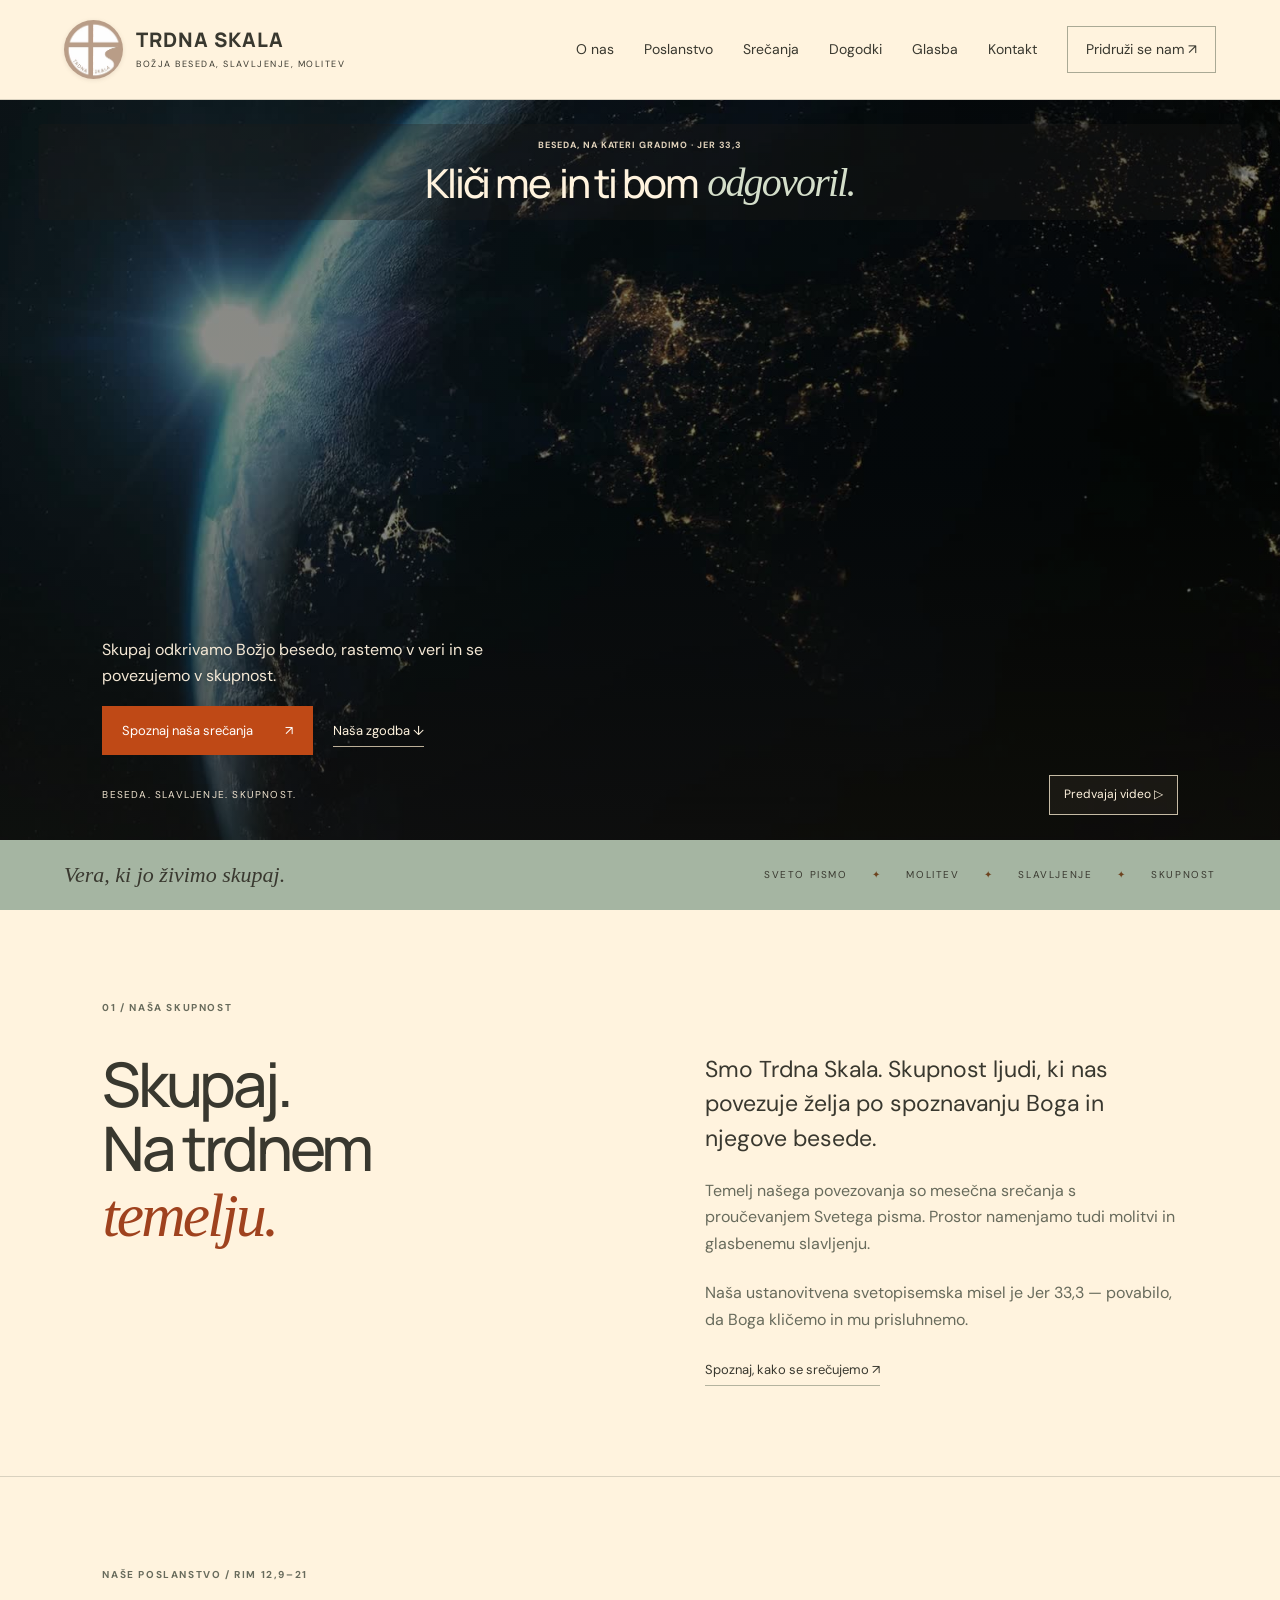
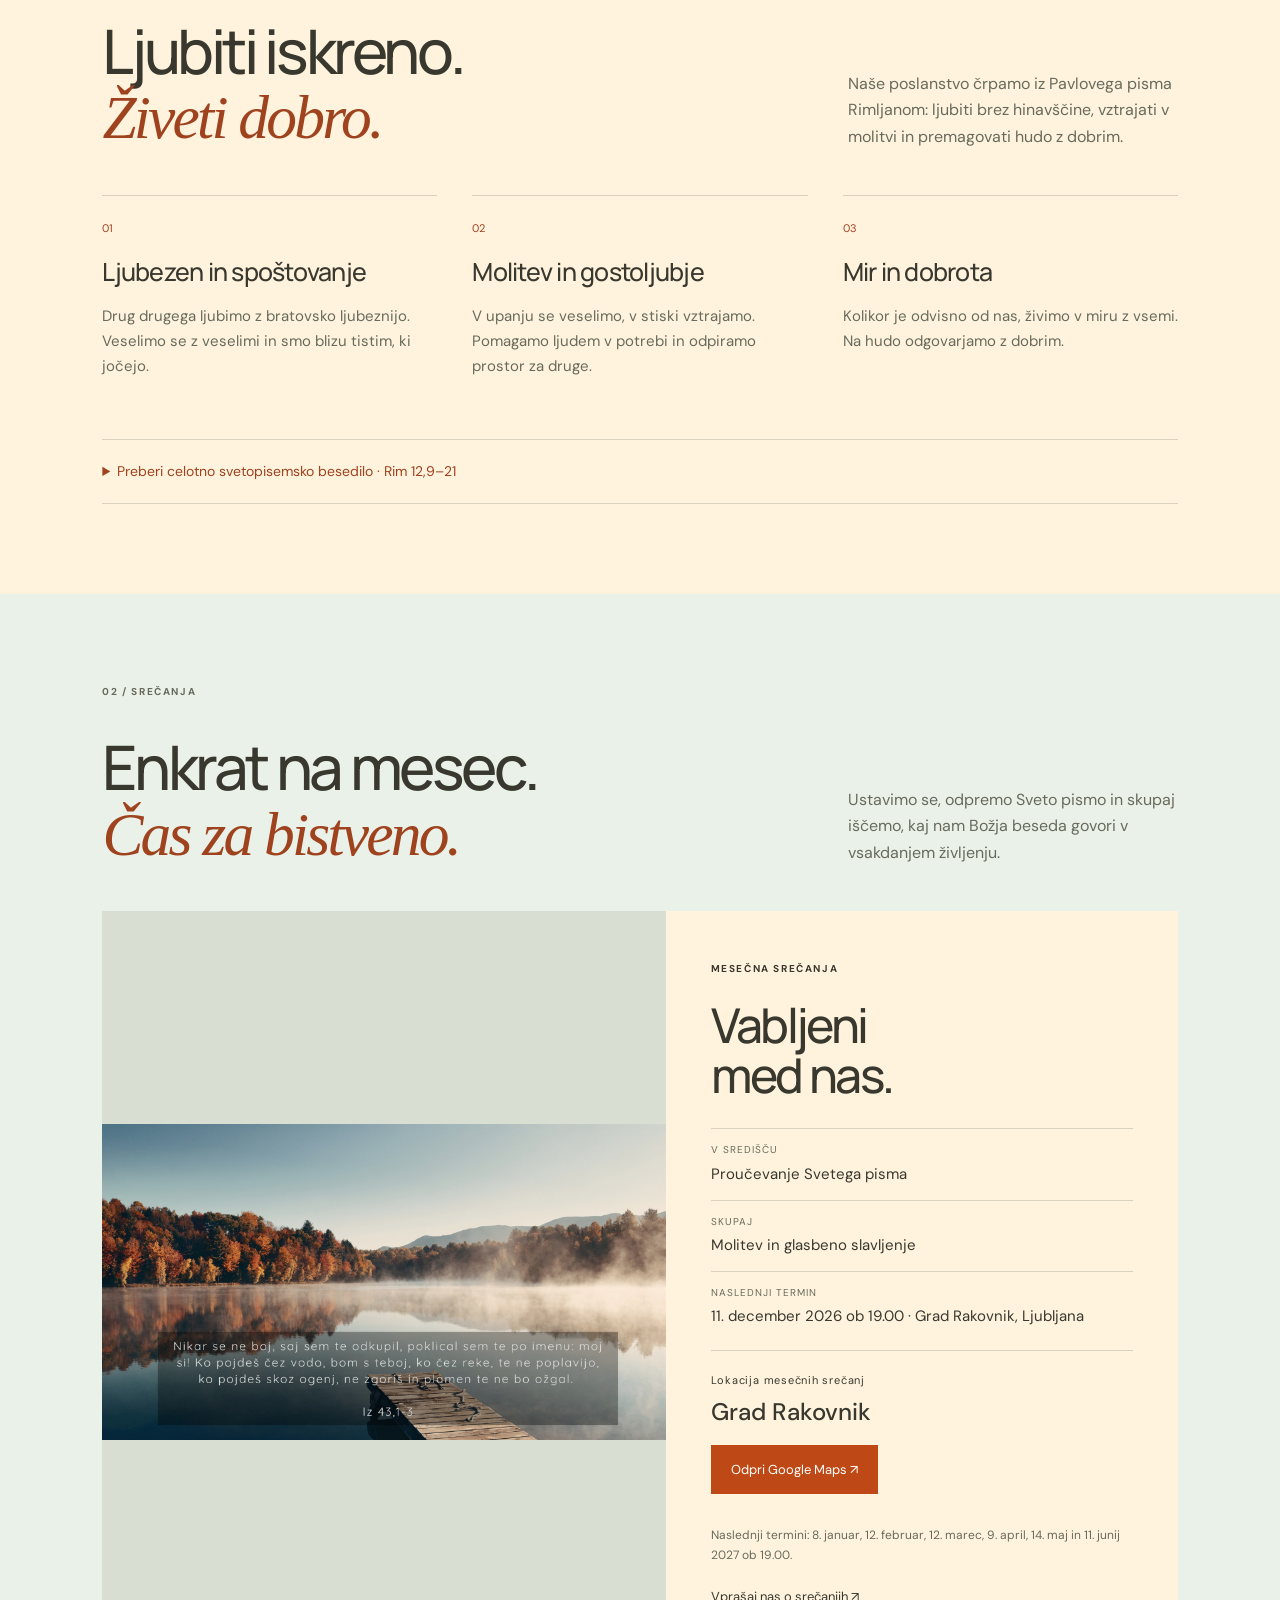
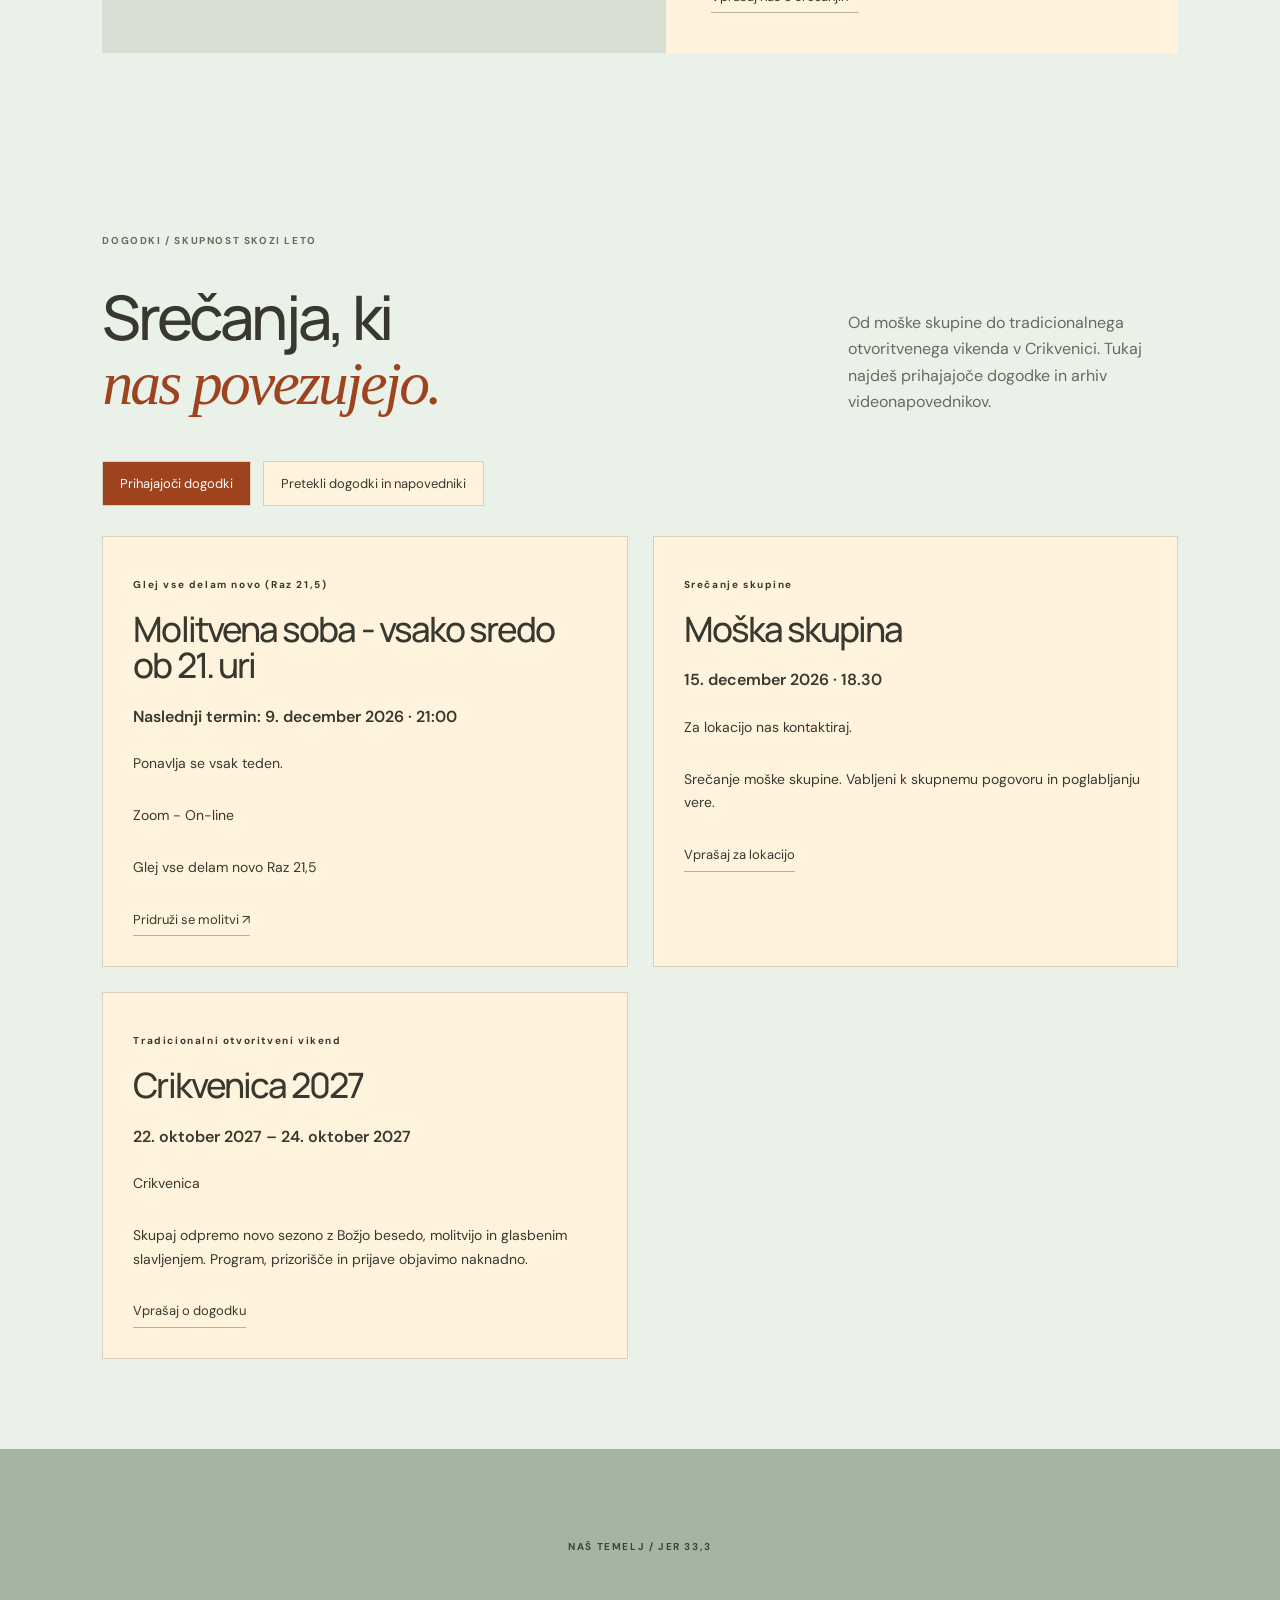
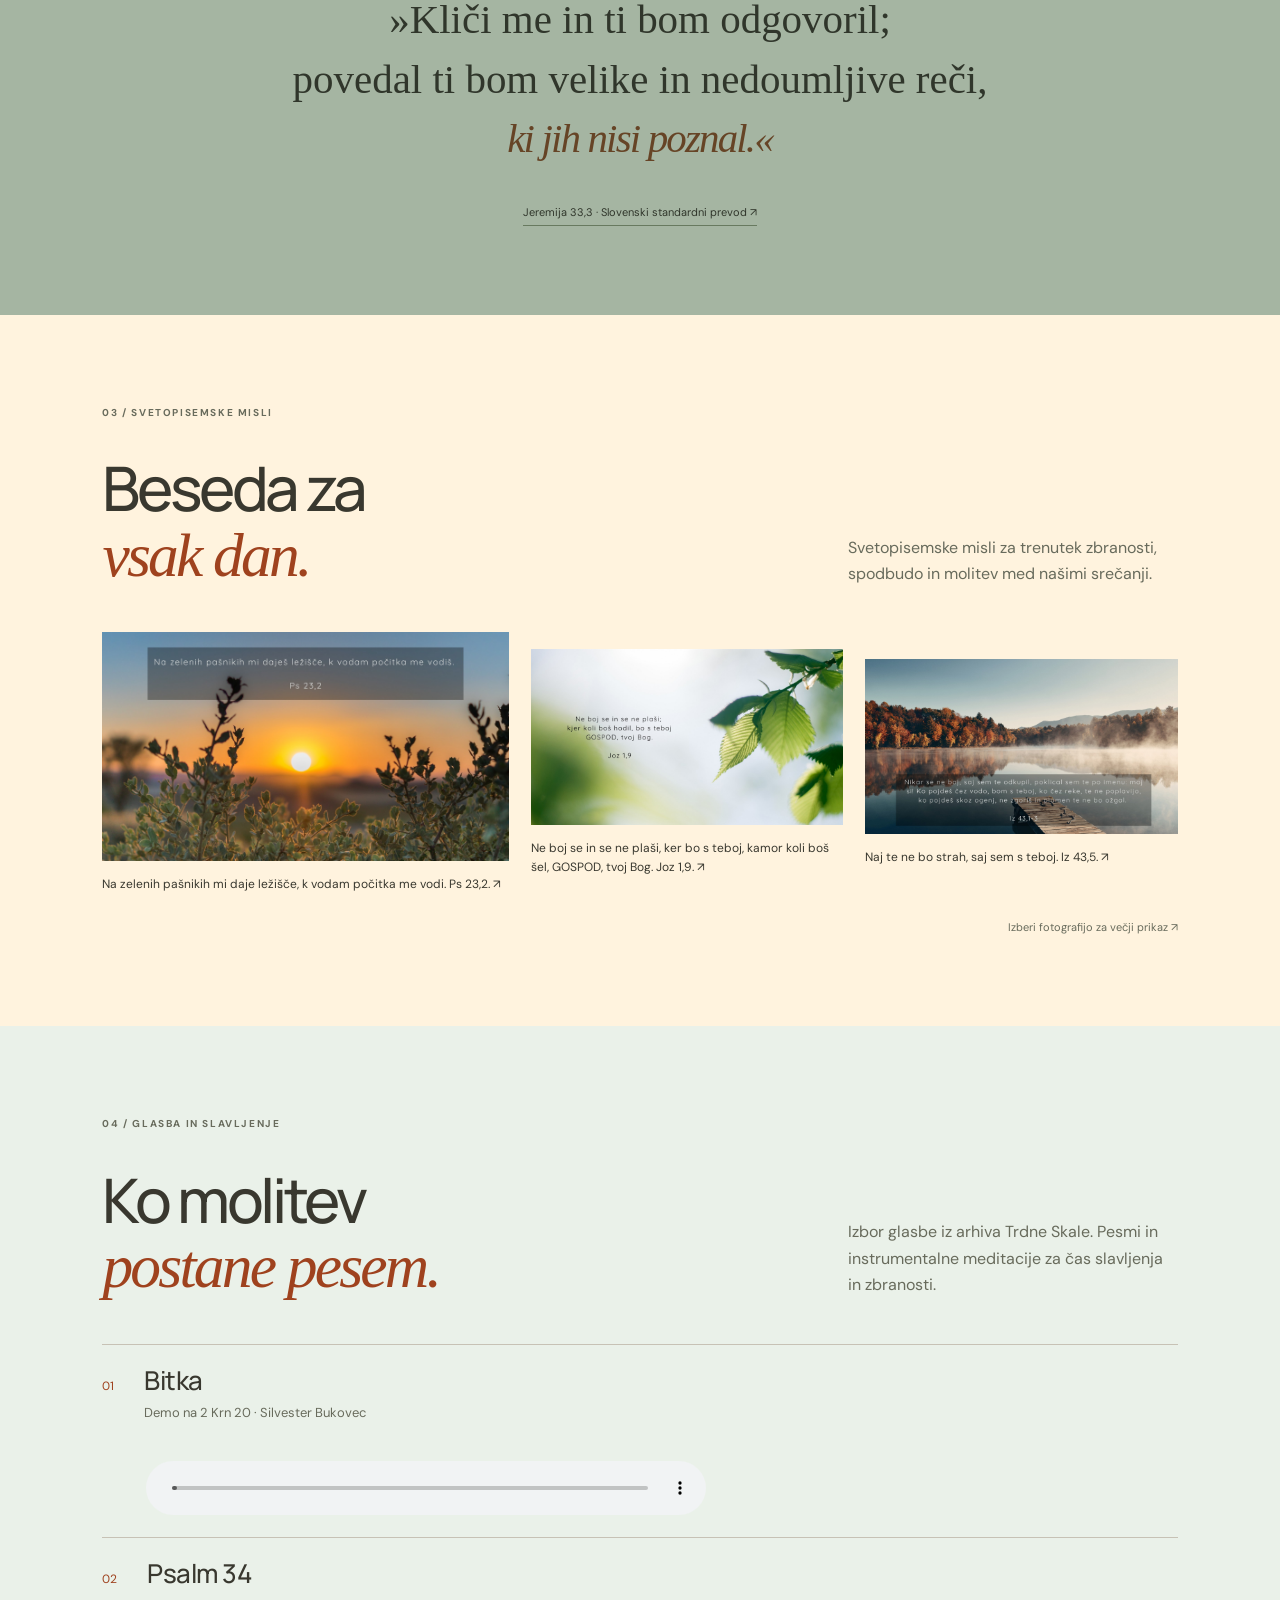
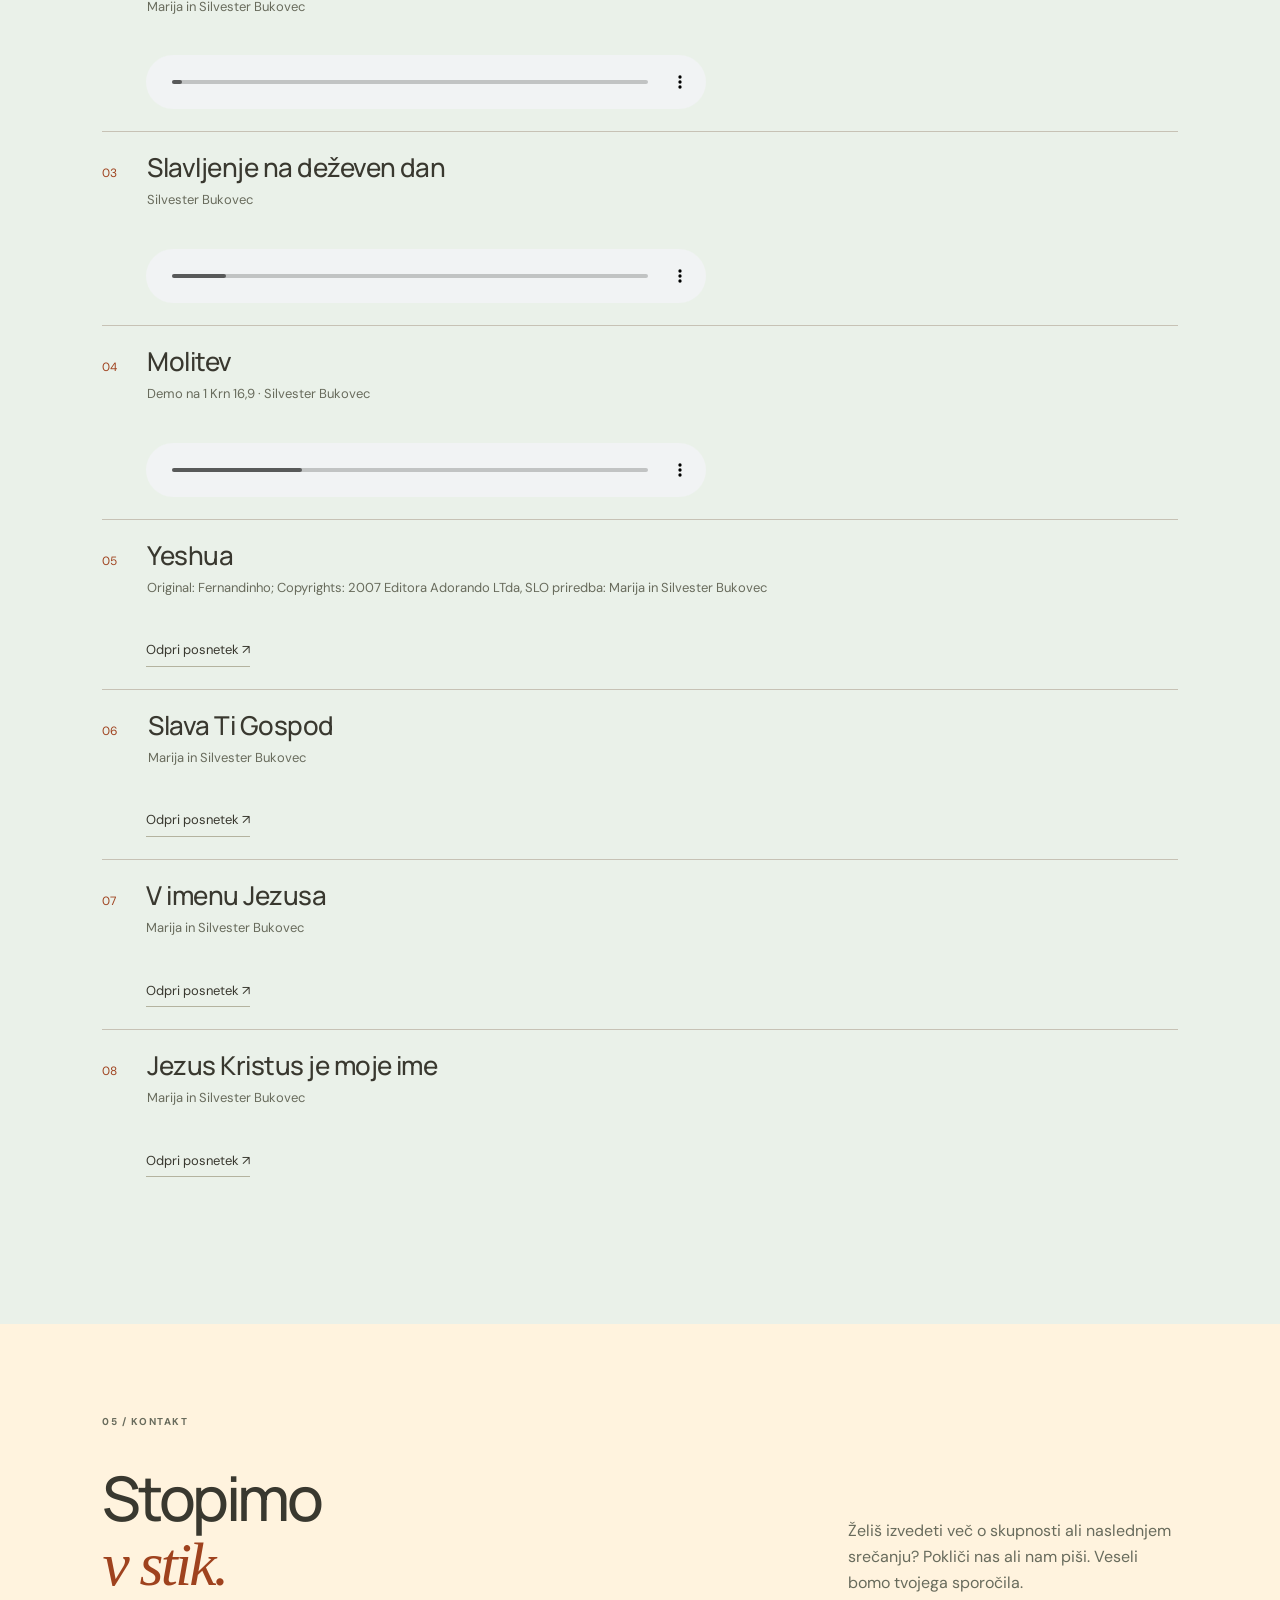
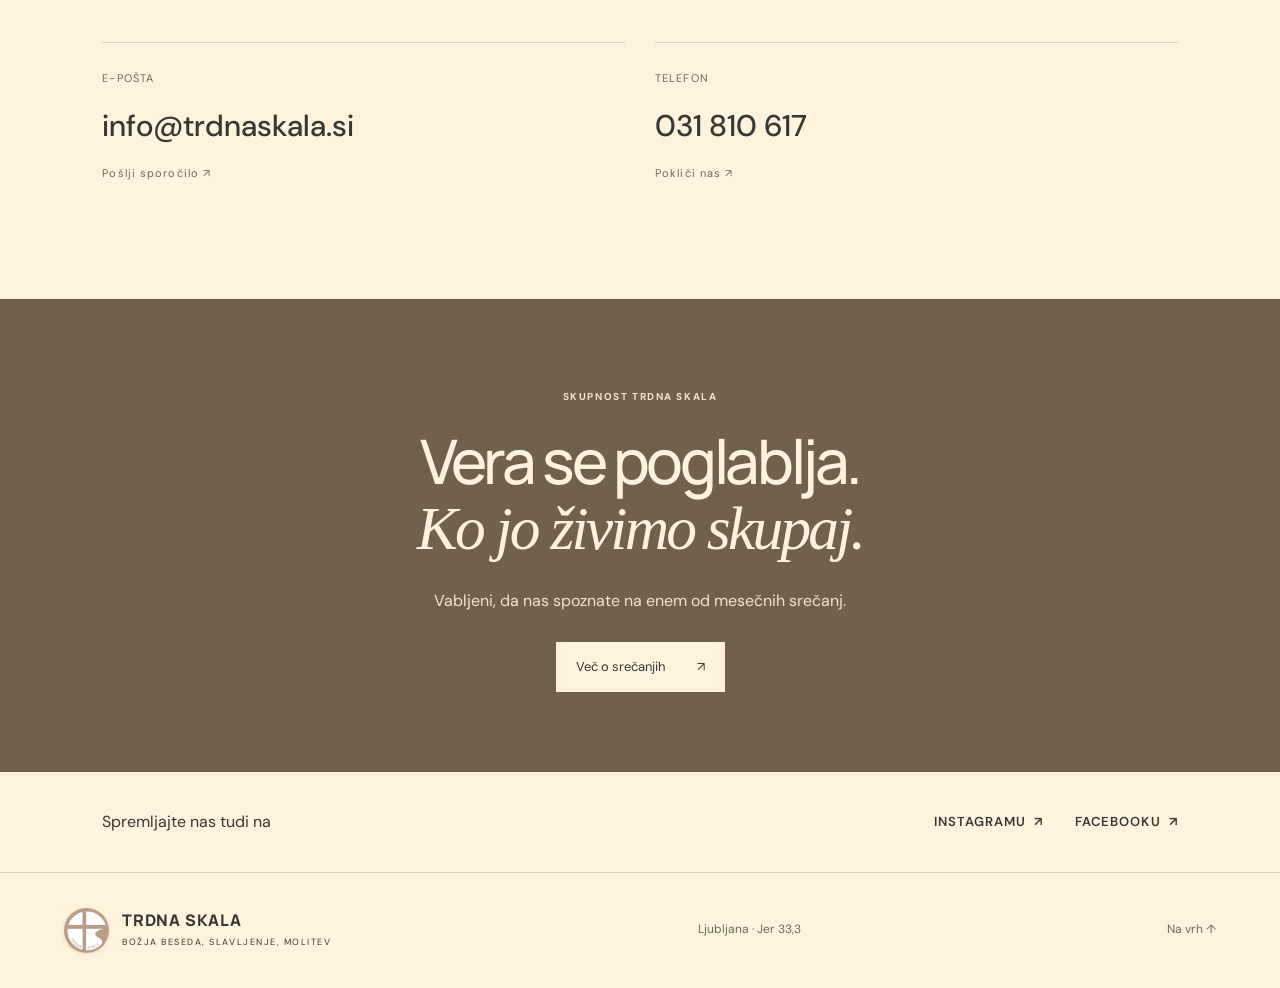
<file: index.html>
<!doctype html>
<html lang="sl">
<head>
<meta charset="utf-8"><meta name="viewport" content="width=device-width,initial-scale=1">
<title>Trdna Skala — Božja beseda, Slavljenje, Molitev</title>
<meta name="description" content="Trdna Skala. Mesečna srečanja ob proučevanju Svetega pisma, molitvi in glasbenem slavljenju.">
<link rel="icon" href="assets/logotip-wix.avif"><link rel="stylesheet" href="styles.css?v=639311909978634016">
</head>
<body>
<a class="skip" href="#vsebina"><span class="cms-text" style="">Preskoči na vsebino</span></a>
<header><a class="brand" href="#domov"><img src="assets/logotip-wix.avif" alt=""><span><span class="cms-text" style="">TRDNA SKALA</span><small><span class="cms-text" style="">BOŽJA BESEDA, SLAVLJENJE, MOLITEV</span></small></span></a><button class="menu" aria-expanded="false" aria-controls="navigacija"><span class="cms-text" style="">Meni ☰</span></button><nav id="navigacija" aria-label="Glavna navigacija"><a style="" href="#skupnost">O nas</a><a style="" href="#poslanstvo">Poslanstvo</a><a style="" href="#srecanja">Srečanja</a><a style="" href="#dogodki">Dogodki</a><a style="" href="#glasba">Glasba</a><a style="" href="#kontakt">Kontakt</a><a style="" href="#srecanja" class="nav-action">Pridruži se nam ↗</a></nav></header>
<main id="vsebina">
<section class="hero hero-video" id="domov" style="" data-cms-block="b001" data-cms-visible="true"><div class="hero-background" aria-hidden="true"><video id="uvodni-video" autoplay muted loop playsinline preload="metadata" poster="assets/uvodni-video-poster.jpg"><source src="assets/nalozeno/20261118-083343-181-711d4d-videozanovospletno-1.mp4" type="video/mp4"></video></div>
<div class="hero-copy"><div class="hero-title-group"><p class="eyebrow"><span></span><span class="cms-text" style=""></span></p><p class="verse-label"><span class="cms-text" style="">BESEDA, NA KATERI GRADIMO &#183; JER 33,3</span></p><h1><span class="cms-text" style="">Kliči me</span><br><span class="cms-text" style="">in ti bom</span><br><em><span class="cms-text" style="">odgovoril.</span></em></h1></div><div class="hero-support"><p class="hero-description"><span class="cms-text" style="">Skupaj odkrivamo Božjo besedo, rastemo v veri in se povezujemo v skupnost.</span></p><a class="button" href="#srecanja"><span class="cms-text" style="">Spoznaj naša srečanja </span><span><span class="cms-text" style="">↗</span></span></a><a class="text-link" href="#skupnost"><span class="cms-text" style="">Naša zgodba ↓</span></a></div></div>
<div class="hero-bottom"><span><span class="cms-text" style="">BESEDA. SLAVLJENJE. SKUPNOST.</span></span><button id="video-preklop" type="button" aria-controls="uvodni-video" aria-pressed="false">Zaustavi video Ⅱ</button></div>
</section>
<div class="rhythm"><span><span class="cms-text" style="">Vera, ki jo živimo skupaj.</span></span><span><span class="cms-text" style="">SVETO PISMO </span><i><span class="cms-text" style="">✦</span></i><span class="cms-text" style=""> MOLITEV </span><i><span class="cms-text" style="">✦</span></i><span class="cms-text" style=""> SLAVLJENJE </span><i><span class="cms-text" style="">✦</span></i><span class="cms-text" style=""> SKUPNOST</span></span></div>
<section class="section about" id="skupnost" style="" data-cms-block="b002" data-cms-visible="true"><div class="section-label"><span class="cms-text" style="">01 / NAŠA SKUPNOST</span></div><div class="about-grid"><h2><span class="cms-text" style="">Skupaj.</span><br><span class="cms-text" style="">Na trdnem</span><br><em><span class="cms-text" style="">temelju.</span></em></h2><div class="about-copy"><p class="large"><span class="cms-text" style="">Smo Trdna Skala. Skupnost ljudi, ki nas povezuje želja po spoznavanju Boga in njegove besede.</span></p><p><span class="cms-text" style="">Temelj našega povezovanja so mesečna srečanja s proučevanjem Svetega pisma. Prostor namenjamo tudi molitvi in glasbenemu slavljenju.</span></p><p><span class="cms-text" style="">Naša ustanovitvena svetopisemska misel je Jer 33,3 — povabilo, da Boga kličemo in mu prisluhnemo.</span></p><a class="text-link" href="#srecanja"><span class="cms-text" style="">Spoznaj, kako se srečujemo ↗</span></a></div></div></section>
<section class="mission section" id="poslanstvo" style="" data-cms-block="b003" data-cms-visible="true"><div class="section-label"><span class="cms-text" style="">NAŠE POSLANSTVO / RIM 12,9–21</span></div><div class="section-heading"><h2><span class="cms-text" style="">Ljubiti iskreno.</span><br><em><span class="cms-text" style="">Živeti dobro.</span></em></h2><p><span class="cms-text" style="">Naše poslanstvo črpamo iz Pavlovega pisma Rimljanom: ljubiti brez hinavščine, vztrajati v molitvi in premagovati hudo z dobrim.</span></p></div><div class="mission-values"><article><span><span class="cms-text" style="">01</span></span><h3><span class="cms-text" style="">Ljubezen in spoštovanje</span></h3><p><span class="cms-text" style="">Drug drugega ljubimo z bratovsko ljubeznijo. Veselimo se z veselimi in smo blizu tistim, ki jočejo.</span></p></article><article><span><span class="cms-text" style="">02</span></span><h3><span class="cms-text" style="">Molitev in gostoljubje</span></h3><p><span class="cms-text" style="">V upanju se veselimo, v stiski vztrajamo. Pomagamo ljudem v potrebi in odpiramo prostor za druge.</span></p></article><article><span><span class="cms-text" style="">03</span></span><h3><span class="cms-text" style="">Mir in dobrota</span></h3><p><span class="cms-text" style="">Kolikor je odvisno od nas, živimo v miru z vsemi. Na hudo odgovarjamo z dobrim.</span></p></article></div><details class="mission-reading"><summary><span class="cms-text" style="">Preberi celotno svetopisemsko besedilo &#183; Rim 12,9–21</span></summary><blockquote id="poslanstvo-besedilo"></blockquote><p class="reading-reference"><span class="cms-text" style="">Pismo Rimljanom 12,9–21</span></p></details></section>
<section class="meetings section" id="srecanja" style="" data-cms-block="b004" data-cms-visible="true"><div class="section-label"><span class="cms-text" style="">02 / SREČANJA</span></div><div class="section-heading"><h2><span class="cms-text" style="">Enkrat na mesec.</span><br><em><span class="cms-text" style="">Čas za bistveno.</span></em></h2><p><span class="cms-text" style="">Ustavimo se, odpremo Sveto pismo in skupaj iščemo, kaj nam Božja beseda govori v vsakdanjem življenju.</span></p></div><div class="meeting-grid"><div class="meeting-image"><img src="assets/misel-14.jpg" alt="Svetopisemska misel ob mirnem jezeru: Naj te ne bo strah, saj sem s teboj. Iz 43,5." loading="lazy"></div><article class="meeting-card"><p class="eyebrow"><span class="cms-text" style="">MESEČNA SREČANJA</span></p><h3><span class="cms-text" style="">Vabljeni</span><br><span class="cms-text" style="">med nas.</span></h3><dl><div><dt><span class="cms-text" style="">V središču</span></dt><dd><span class="cms-text" style="">Proučevanje Svetega pisma</span></dd></div><div><dt><span class="cms-text" style="">Skupaj</span></dt><dd><span class="cms-text" style="">Molitev in glasbeno slavljenje</span></dd></div><div><dt><span class="cms-text" style="">Naslednji termin</span></dt><dd id="termin">Datum in lokacijo objavimo kmalu.</dd></div></dl><div class="meeting-location"><p><span class="cms-text" style="">Lokacija mesečnih srečanj</span></p><strong><span class="cms-text" style="">Grad Rakovnik</span></strong><a class="button" href="https://maps.app.goo.gl/Gtu4gvy1LrBc7uEu7" target="_blank" rel="noopener noreferrer"><span class="cms-text" style="">Odpri Google Maps ↗</span></a></div><p class="meeting-note" id="opomba">Podrobnosti naslednjega srečanja še pripravljamo. Spremljajte obvestila na tej strani.</p><a class="text-link meeting-contact" href="#kontakt"><span class="cms-text" style="">Vprašaj nas o srečanjih ↗</span></a></article></div></section>
<section class="section events-section" id="dogodki" style="" data-cms-block="b005" data-cms-visible="true"><div class="section-label"><span class="cms-text" style="">DOGODKI / SKUPNOST SKOZI LETO</span></div><div class="section-heading"><h2><span class="cms-text" style="">Srečanja, ki</span><br><em><span class="cms-text" style="">nas povezujejo.</span></em></h2><p><span class="cms-text" style="">Od moške skupine do tradicionalnega otvoritvenega vikenda v Crikvenici. Tukaj najdeš prihajajoče dogodke in arhiv videonapovednikov.</span></p></div><div class="event-tabs" role="group" aria-label="Prikaz dogodkov"><button id="prihajajoci" type="button" aria-pressed="true">Prihajajoči dogodki</button><button id="pretekli" type="button" aria-pressed="false">Pretekli dogodki in napovedniki</button></div><div class="events-grid" id="dogodki-seznam"></div></section><section class="scripture section" style="" data-cms-block="b006" data-cms-visible="true"><div class="section-label"><span class="cms-text" style="">NAŠ TEMELJ / JER 33,3</span></div><blockquote><span class="cms-text" style="">&#187;Kliči me in ti bom odgovoril;</span><br><span class="cms-text" style="">povedal ti bom velike in nedoumljive reči,</span><br><em><span class="cms-text" style="">ki jih nisi poznal.&#171;</span></em></blockquote><a href="https://www.biblija.net/biblija.cgi?m=Jer+33%2C3&amp;l=sl&amp;set=2" target="_blank" rel="noopener noreferrer"><span class="cms-text" style="">Jeremija 33,3 &#183; Slovenski standardni prevod ↗</span></a></section>
<section class="section gallery-section" id="utrinki" style="" data-cms-block="b007" data-cms-visible="true"><div class="section-label"><span class="cms-text" style="">03 / SVETOPISEMSKE MISLI</span></div><div class="section-heading"><h2><span class="cms-text" style="">Beseda za</span><br><em><span class="cms-text" style="">vsak dan.</span></em></h2><p><span class="cms-text" style="">Svetopisemske misli za trenutek zbranosti, spodbudo in molitev med našimi srečanji.</span></p></div><div class="gallery" id="galerija"></div><p class="gallery-hint"><span class="cms-text" style="">Izberi fotografijo za večji prikaz ↗</span></p></section>

<section class="section music" id="glasba" style="" data-cms-block="b008" data-cms-visible="true"><div class="section-label"><span class="cms-text" style="">04 / GLASBA IN SLAVLJENJE</span></div><div class="section-heading"><h2><span class="cms-text" style="">Ko molitev</span><br><em><span class="cms-text" style="">postane pesem.</span></em></h2><p><span class="cms-text" style="">Izbor glasbe iz arhiva Trdne Skale. Pesmi in instrumentalne meditacije za čas slavljenja in zbranosti.</span></p></div><div class="track-list" id="glasba-seznam"></div></section>
<section class="section contact" id="kontakt" style="" data-cms-block="b009" data-cms-visible="true"><div class="section-label"><span class="cms-text" style="">05 / KONTAKT</span></div><div class="section-heading"><h2><span class="cms-text" style="">Stopimo</span><br><em><span class="cms-text" style="">v stik.</span></em></h2><p><span class="cms-text" style="">Želiš izvedeti več o skupnosti ali naslednjem srečanju? Pokliči nas ali nam piši. Veseli bomo tvojega sporočila.</span></p></div><div class="contact-grid"><a id="kontakt-email" href="mailto:marija.bukovec@siol.net"><span><span class="cms-text" style="">E-POŠTA</span></span><strong>marija.bukovec@siol.net</strong><span><span class="cms-text" style="">Pošlji sporočilo ↗</span></span></a><a id="kontakt-telefon" href="tel:+38631810617"><span><span class="cms-text" style="">TELEFON</span></span><strong>031 810 617</strong><span><span class="cms-text" style="">Pokliči nas ↗</span></span></a></div></section>
<section class="invitation section" style="" data-cms-block="b010" data-cms-visible="true"><p class="eyebrow"><span class="cms-text" style="">SKUPNOST TRDNA SKALA</span></p><h2><span class="cms-text" style="">Vera se poglablja.</span><br><em><span class="cms-text" style="">Ko jo živimo skupaj.</span></em></h2><p><span class="cms-text" style="">Vabljeni, da nas spoznate na enem od mesečnih srečanj.</span></p><a class="button light" href="#srecanja"><span class="cms-text" style="">Več o srečanjih </span><span><span class="cms-text" style="">↗</span></span></a></section>
<section class="social-follow" aria-labelledby="social-follow-title" style="" data-cms-block="b011" data-cms-visible="true"><p id="social-follow-title"><span class="cms-text" style="">Spremljajte nas tudi na</span></p><div class="social-links"><a href="https://www.instagram.com/trdnaskala.lj/" target="_blank" rel="noopener noreferrer"><span class="cms-text" style="">INSTAGRAMU</span><span aria-hidden="true"> ↗</span></a><a href="https://www.facebook.com/trdna.skala.7/" target="_blank" rel="noopener noreferrer"><span class="cms-text" style="">FACEBOOKU</span><span aria-hidden="true"> ↗</span></a></div></section>
</main><footer><a class="brand" href="#domov"><img src="assets/logotip-wix.avif" alt=""><span><span class="cms-text" style="">TRDNA SKALA</span><small><span class="cms-text" style="">BOŽJA BESEDA, SLAVLJENJE, MOLITEV</span></small></span></a><p><span class="cms-text" style="">Ljubljana &#183; Jer 33,3</span></p><a href="#domov"><span class="cms-text" style="">Na vrh ↑</span></a></footer>
<dialog id="lightbox"><button class="close" aria-label="Zapri fotografijo"><span class="cms-text" style="">Zapri &#215;</span></button><img alt=""><p></p></dialog>
<script src="vsebina.js?v=639311909978634016"></script><script src="script.js?v=639311909978634016"></script>
</body></html>
</file>
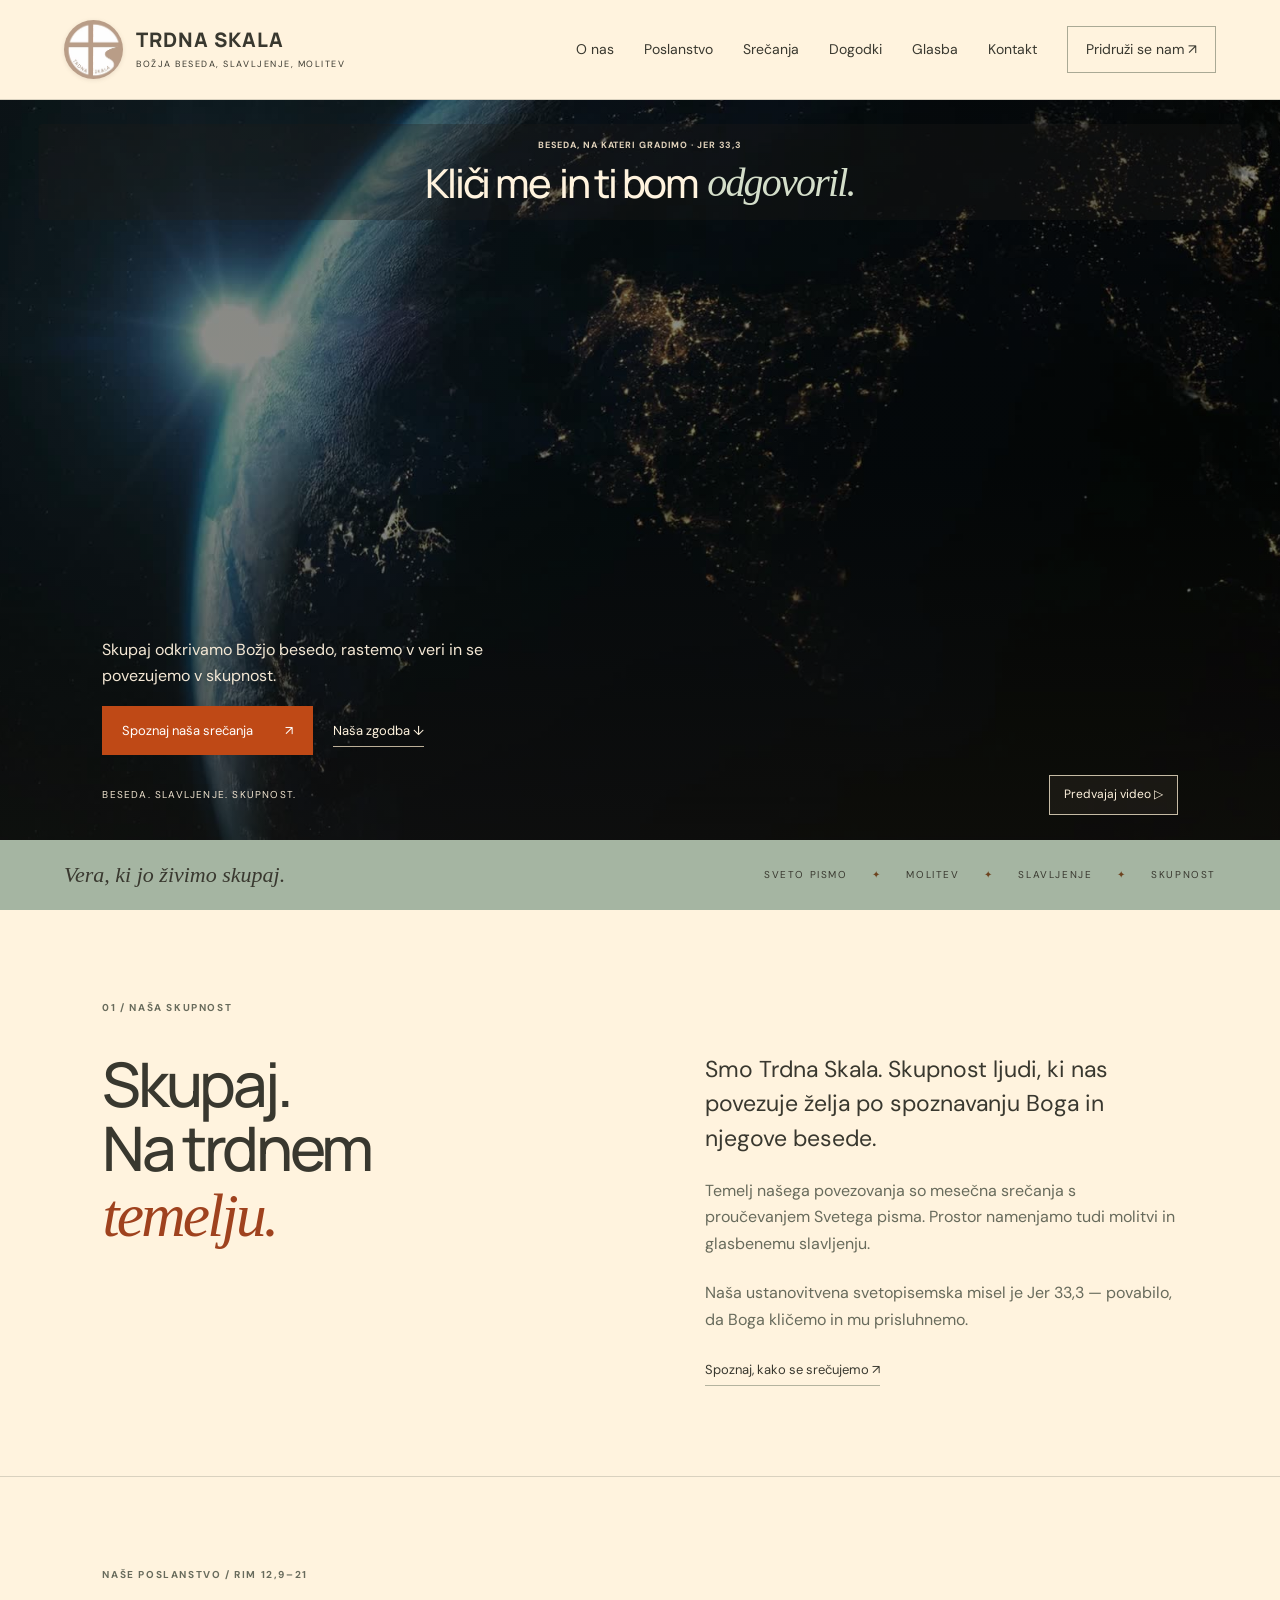
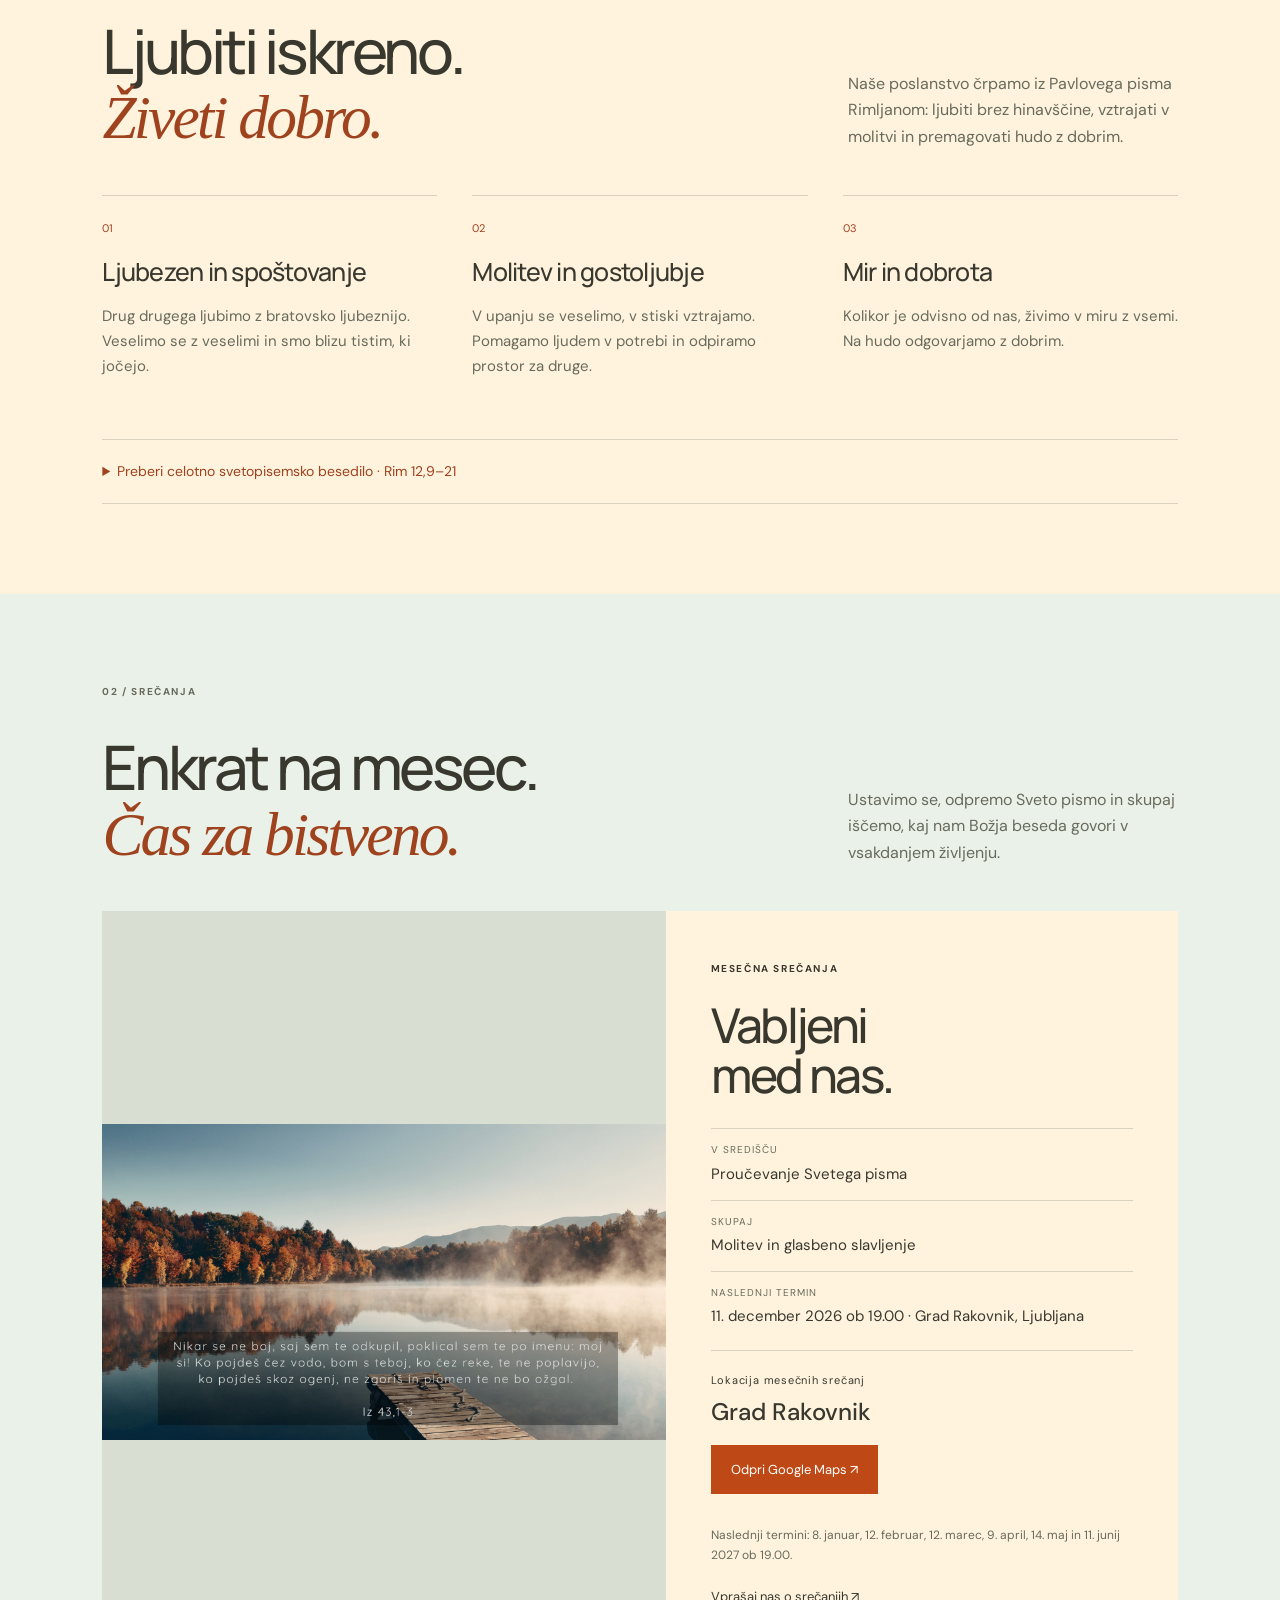
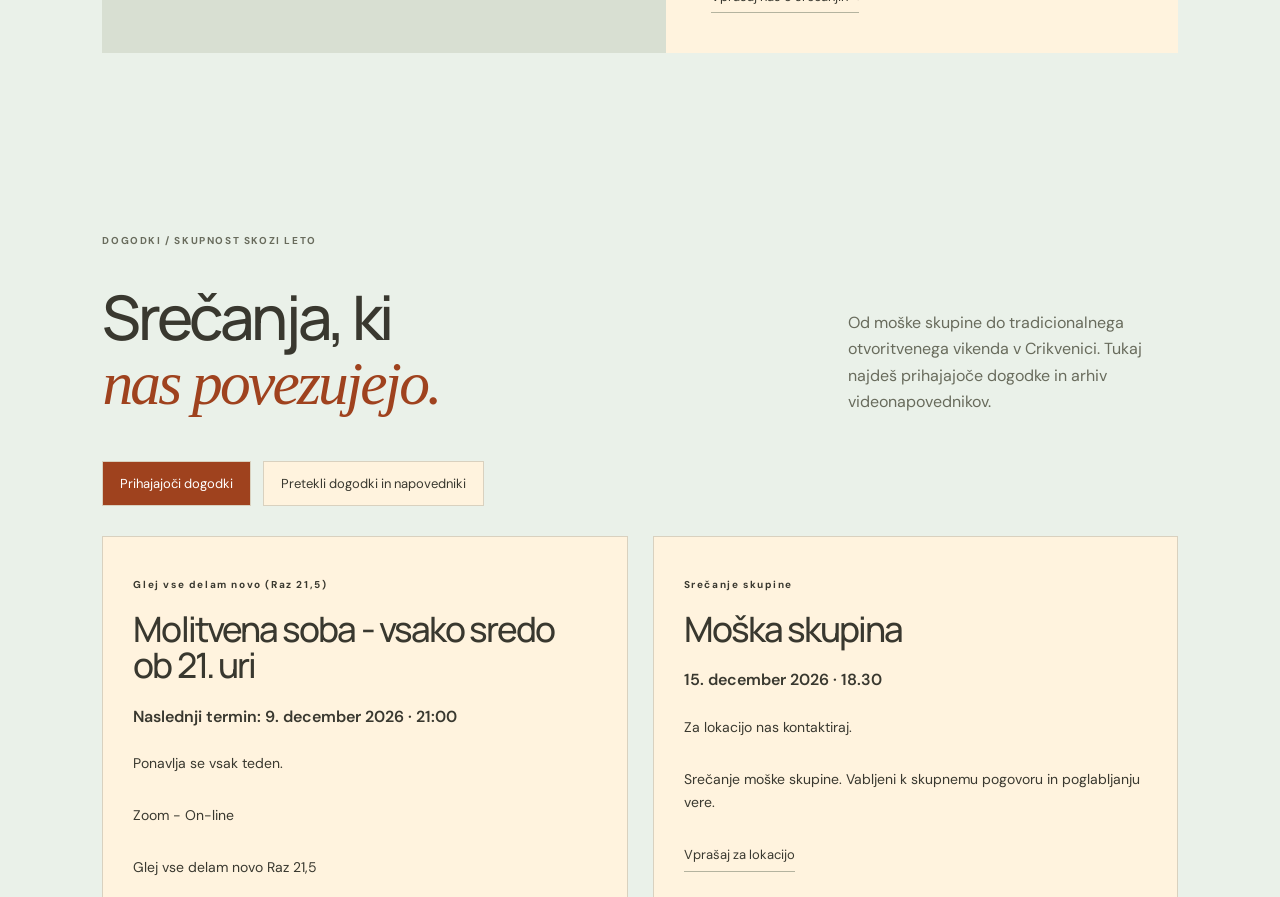
<file: crikvenica.html>
<!doctype html><html lang="sl"><meta charset="utf-8"><meta http-equiv="refresh" content="0;url=index.html#srecanja"><title>Trdna Skala</title><a href="index.html#srecanja">Na obnovljeno stran Trdne Skale</a></html>
</file>
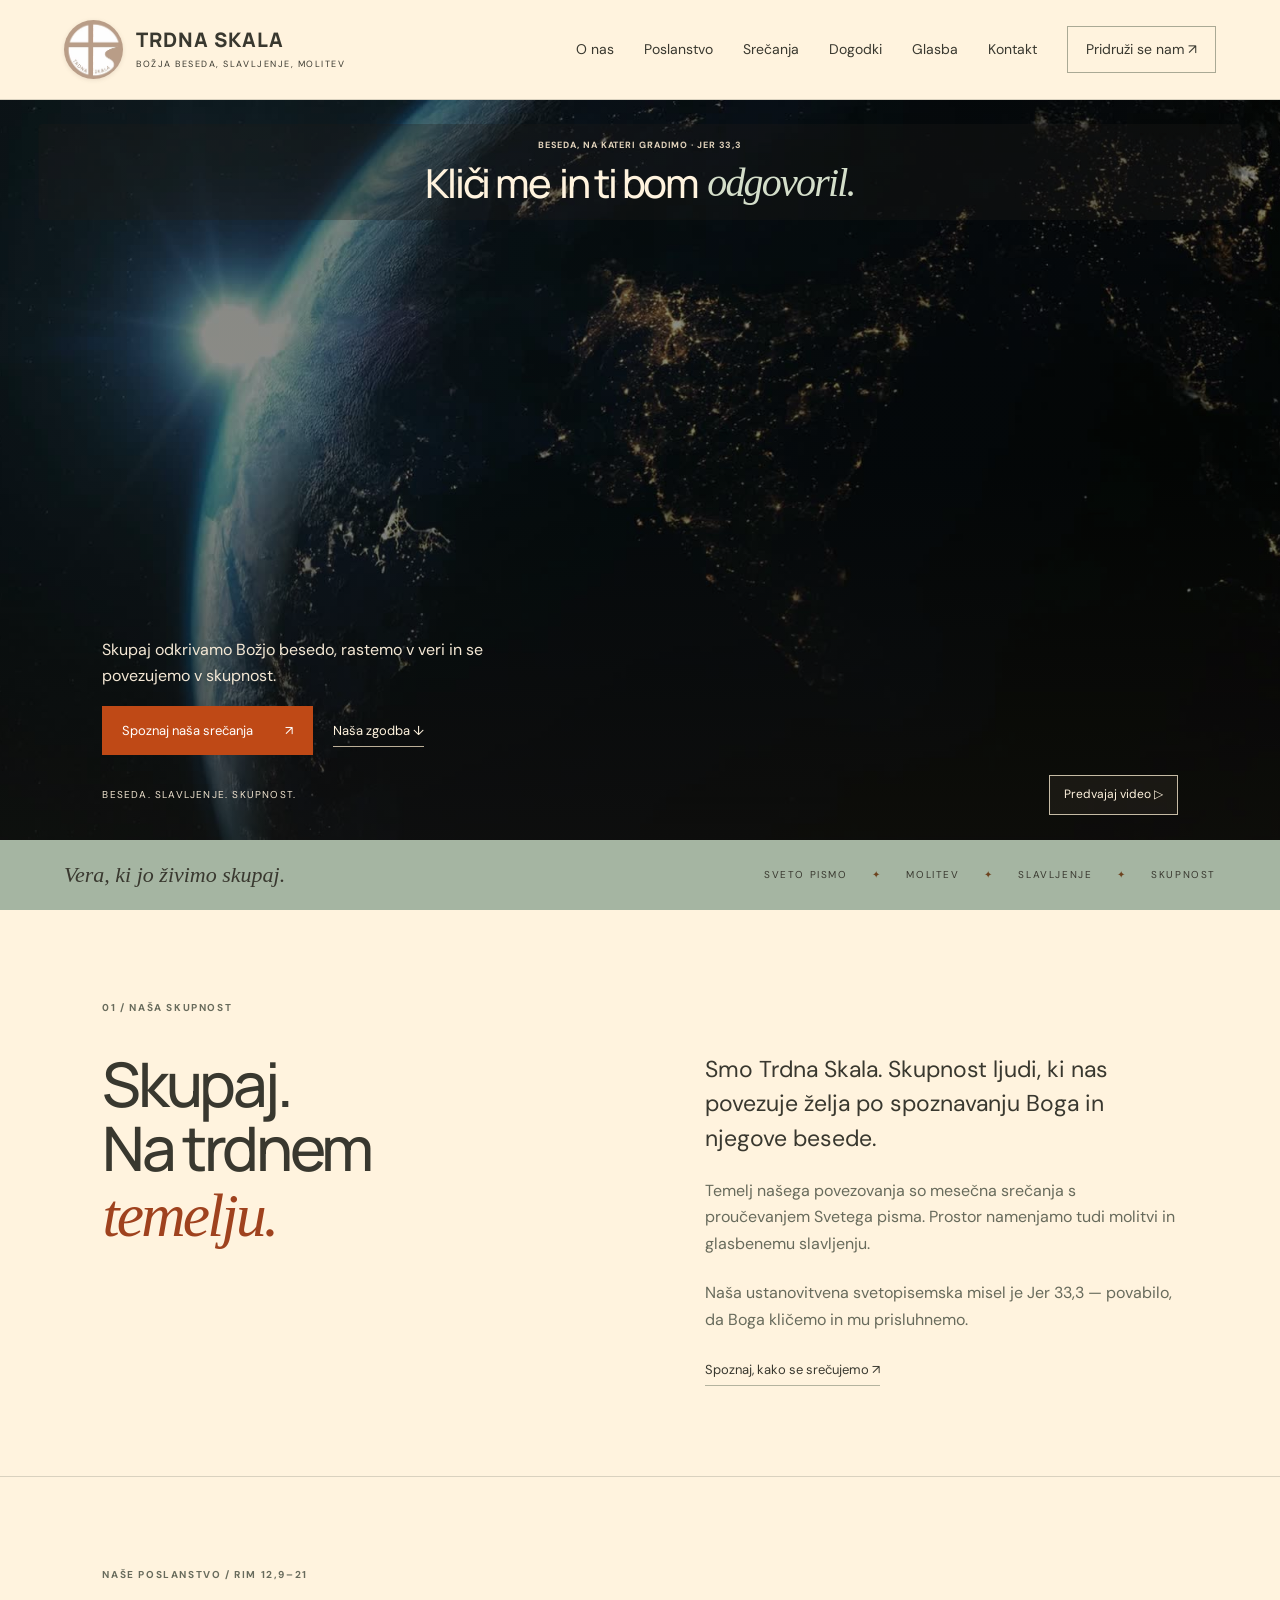
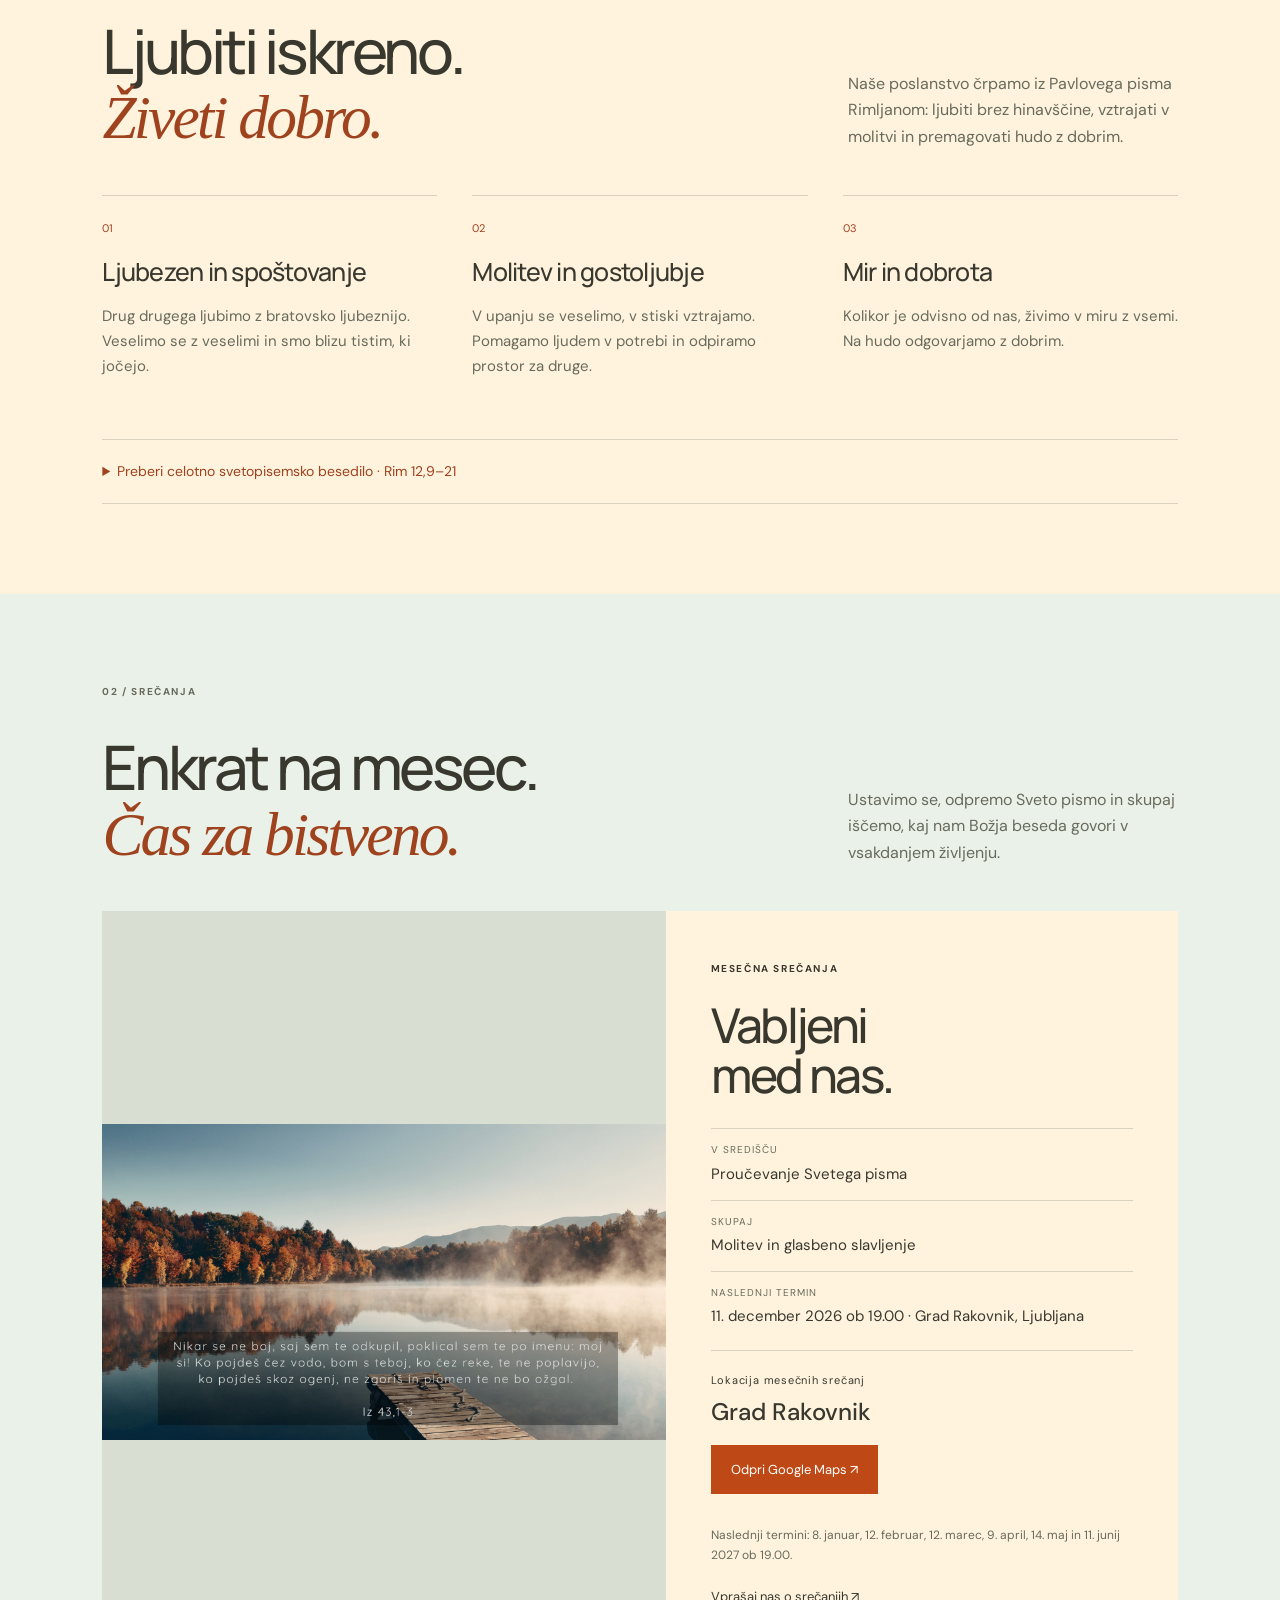
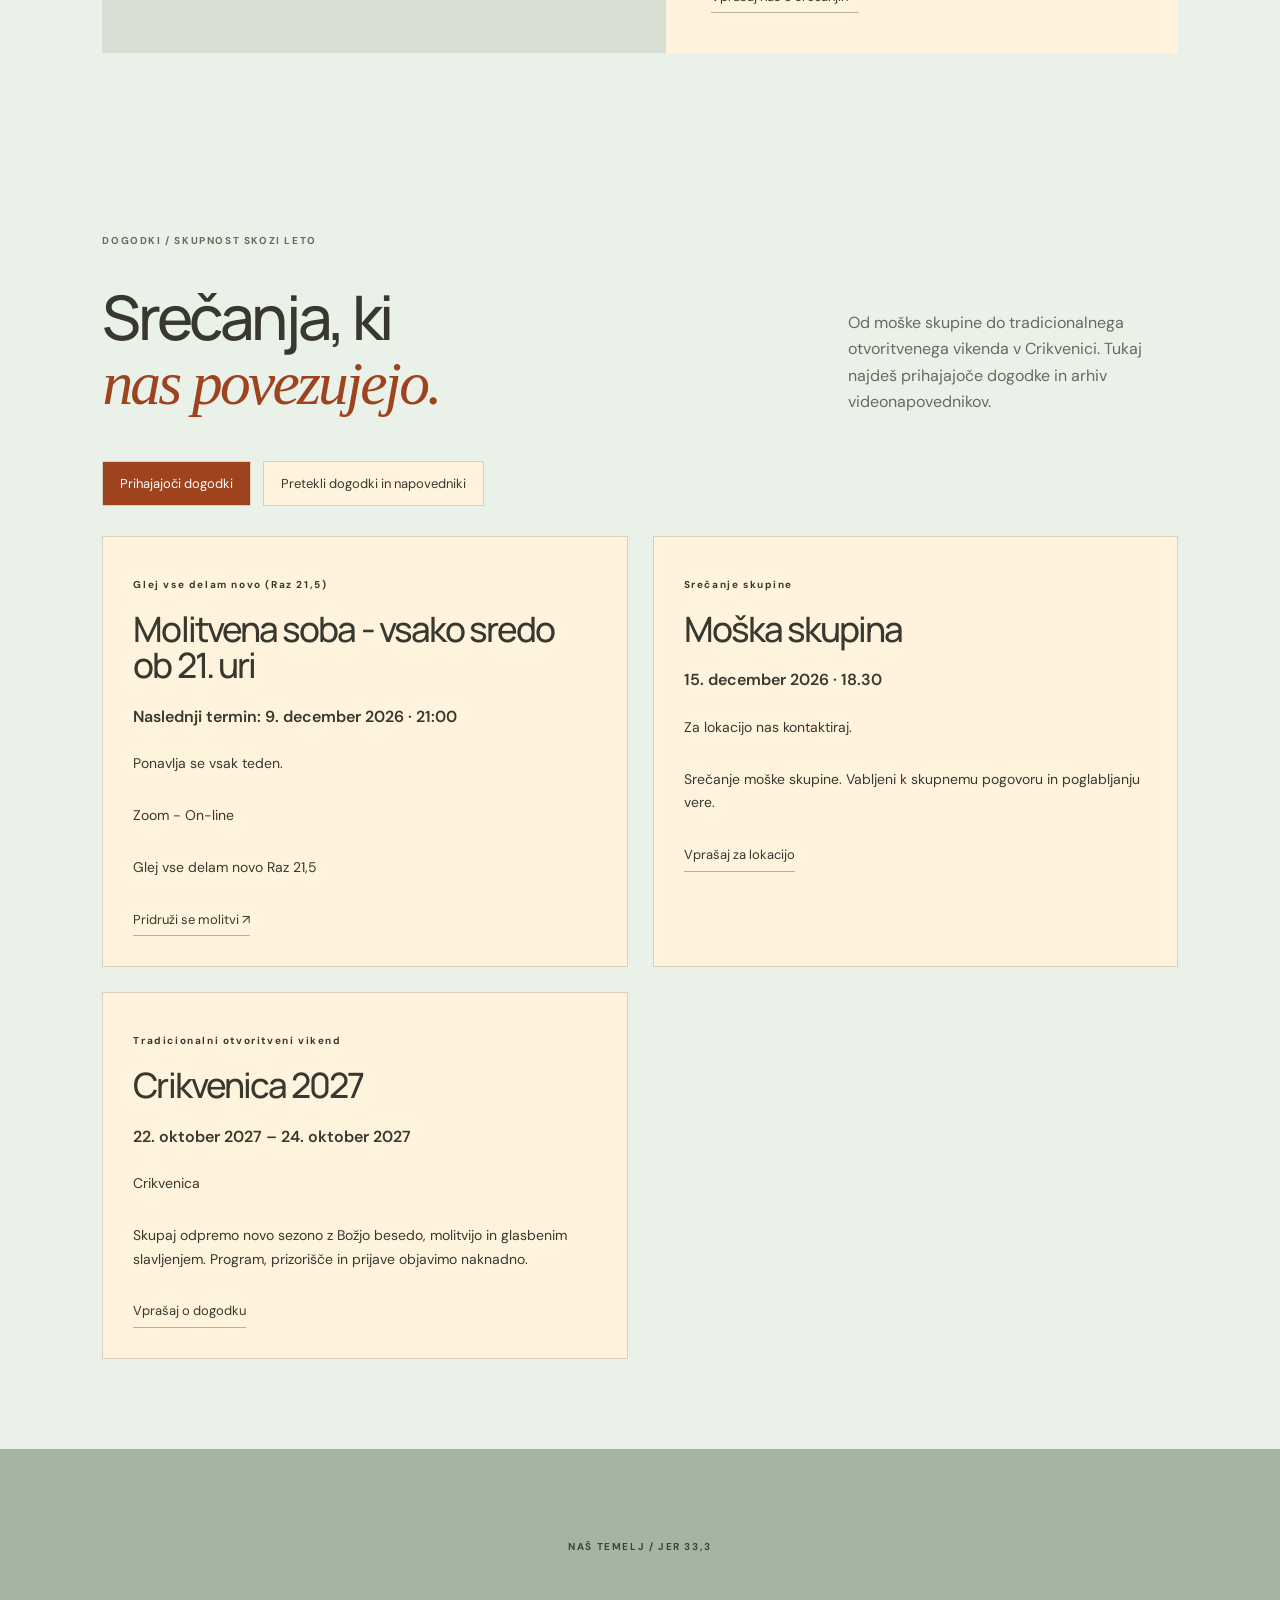
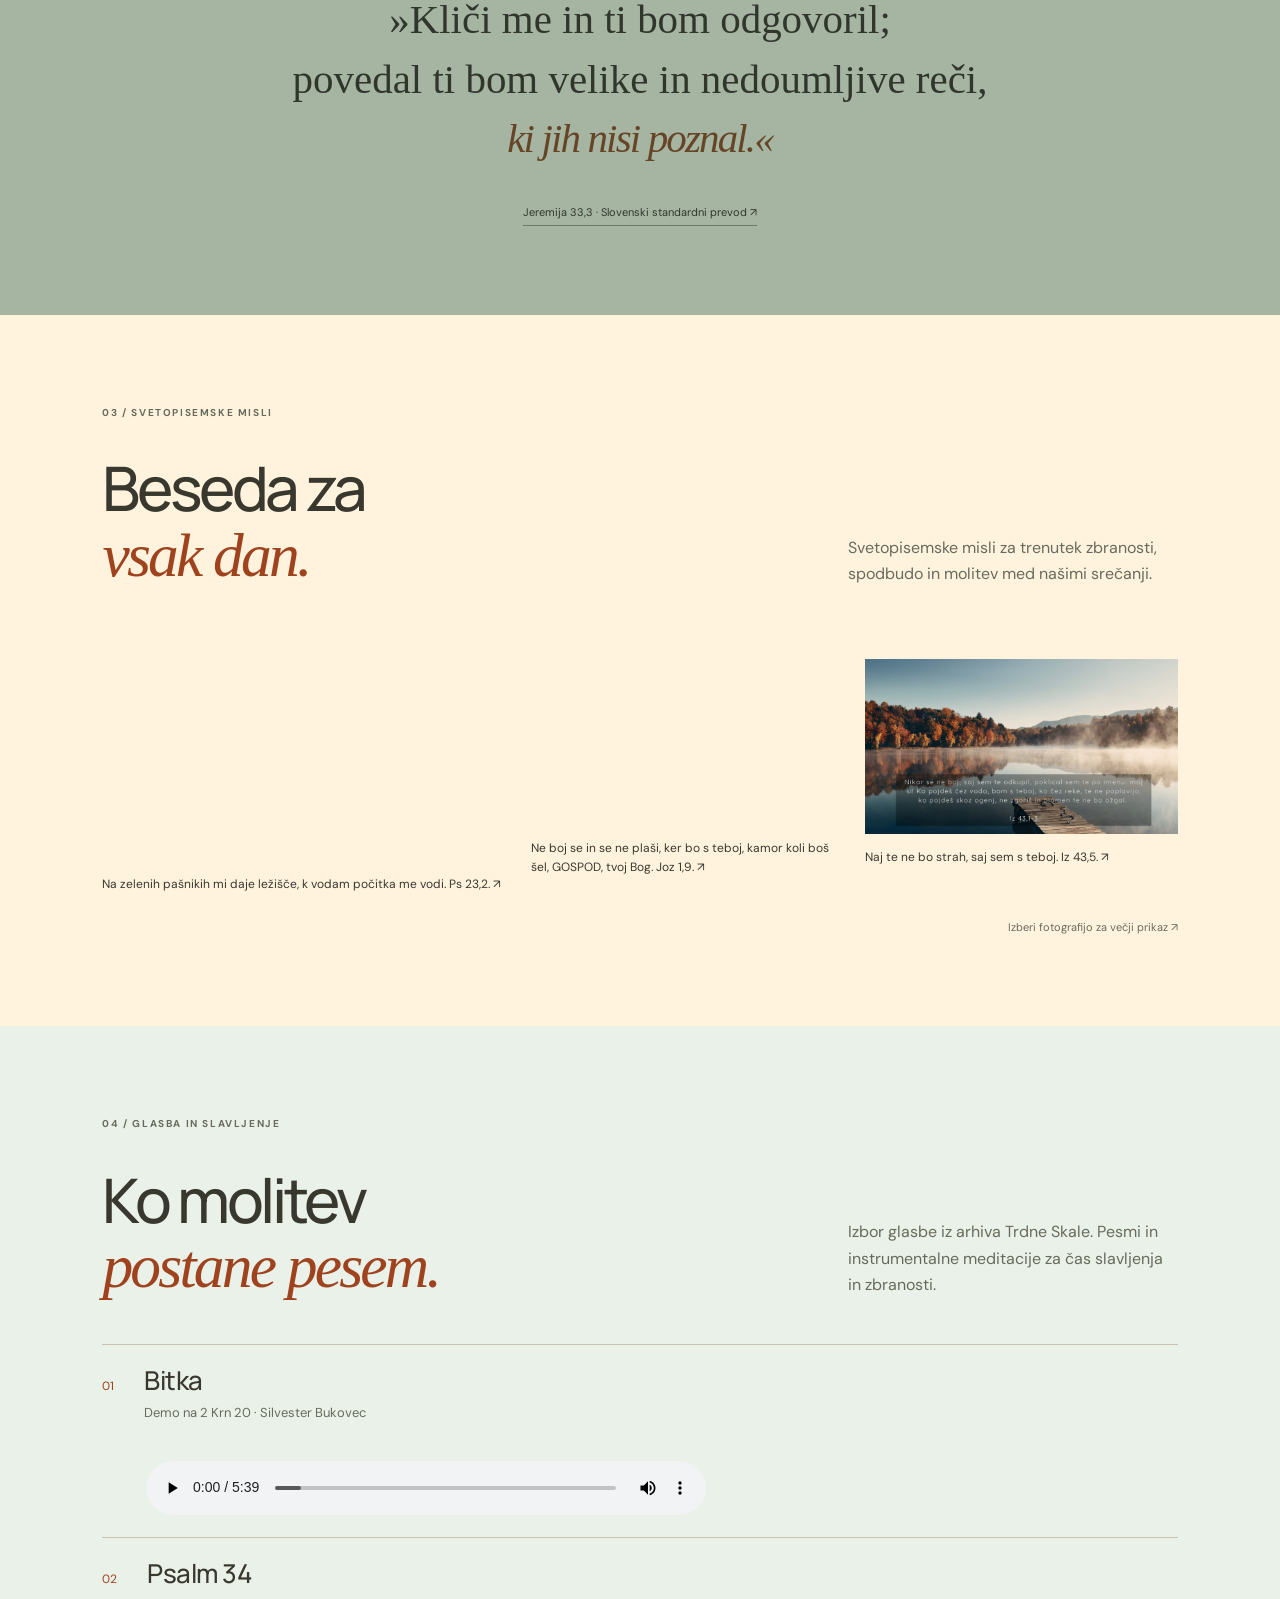
<file: skupnost.html>
<!doctype html><html lang="sl"><meta charset="utf-8"><meta http-equiv="refresh" content="0;url=index.html#skupnost"><title>Trdna Skala</title><a href="index.html#skupnost">Na obnovljeno stran Trdne Skale</a></html>
</file>
<file: styles.css>
@import url('https://fonts.googleapis.com/css2?family=DM+Sans:wght@400;500;600;700&family=Manrope:wght@400;500;600;700;800&display=swap');
:root{--paper:#f4f1e9;--ink:#302f28;--muted:#706d61;--olive:#686c4b;--line:#d7d3c7;--sand:#ddd3c2}*{box-sizing:border-box}html{scroll-behavior:smooth;scroll-padding-top:100px}body{margin:0;background:var(--paper);color:var(--ink);font:16px/1.65 var(--cms-body-font)}button,a{-webkit-tap-highlight-color:transparent}a{color:inherit;text-decoration:none}button{font:inherit;color:inherit;cursor:pointer}img{display:block;width:100%;object-fit:cover}header{height:100px;padding:0 5%;display:flex;align-items:center;justify-content:space-between;border-bottom:1px solid var(--line);background:var(--paper);position:relative;z-index:5}.brand{display:flex;align-items:center;gap:13px;line-height:1.25;font-family:var(--cms-title-font);font-size:20px;font-weight:800;letter-spacing:.05em}.brand img{width:59px;height:59px;object-fit:contain;background:#282a23;border-radius:50%}.brand small{font:9px/1.7 var(--cms-body-font);letter-spacing:.17em;display:block;margin-top:5px}nav{display:flex;align-items:center;gap:30px;font-size:14px}nav a:hover,.text-link:hover{color:var(--olive)}.nav-action{border:1px solid #aaa995;padding:11px 18px;display:flex;gap:25px}.menu{display:none}.hero{display:grid;grid-template-columns:1fr 1fr;min-height:700px}.hero-copy{padding:65px 10% 65px 10%}.eyebrow,.section-label,.verse-label{font-size:10px;letter-spacing:.16em;font-weight:700}.eyebrow{display:flex;align-items:center;gap:10px}.eyebrow>span:not(.cms-text){width:7px;height:7px;border-radius:50%;background:var(--olive)}.verse-label{color:var(--muted);margin:38px 0 18px;letter-spacing:.1em}h1,h2,h3{font-family:var(--cms-title-font);line-height:1.05;letter-spacing:-.055em;font-weight:500;margin:0}h1{font-size:clamp(60px,6.4vw,100px)}em{font-family:var(--cms-em-font);font-weight:400;color:var(--olive);letter-spacing:-.045em}.hero-description{max-width:350px;color:var(--muted);margin:27px 0}.button{display:inline-flex;align-items:center;gap:32px;padding:14px 20px;background:var(--olive);color:white;font-size:13px}.button:hover{background:#4d5236}.text-link{font-size:13px;display:inline-block;border-bottom:1px solid #b4b39f;padding-bottom:5px}.hero-copy>.text-link{display:block;width:max-content;margin-top:24px}.hero-photo{position:relative;min-height:650px;background:#939e9c;overflow:hidden}.hero-photo>img{height:100%;position:absolute;object-position:57% center}.hero-photo:after{content:'';position:absolute;inset:0;background:linear-gradient(0deg,#18272965,transparent 50%)}.photo-caption{position:absolute;z-index:1;top:28px;right:28px;color:white;font-size:12px;letter-spacing:.04em}.photo-tag{position:absolute;bottom:30px;left:30px;right:30px;z-index:1;background:#f4f1e9eb;padding:23px 25px;display:flex;justify-content:space-between;align-items:center;font-size:12px;letter-spacing:.13em;line-height:1.55}.star{font-size:60px;color:var(--olive);line-height:1}.rhythm{background:var(--sand);padding:22px 5%;display:flex;justify-content:space-between;align-items:center;gap:20px}.rhythm>span:first-child{font:italic 22px var(--cms-em-font)}.rhythm>span:last-child{font-size:10px;letter-spacing:.16em}.rhythm i{font-style:normal;margin:0 20px;color:var(--olive)}.section{padding:90px 8%}.section-label{color:var(--muted);margin-bottom:35px}.about-grid{display:grid;grid-template-columns:1fr 1fr;gap:12%}h2{font-size:clamp(42px,4.8vw,72px)}.about-copy{max-width:480px}.about-copy p{color:var(--muted);margin:0 0 23px}.about-copy .large{font-size:23px;line-height:1.5;color:var(--ink)}.community-photo{margin:55px 0 0;position:relative}.community-photo img{height:420px;object-position:center 55%}.community-photo figcaption{position:absolute;bottom:20px;left:25px;background:var(--paper);padding:10px 16px;font-size:12px}.meetings{background:#e9e5da}.section-heading{display:flex;justify-content:space-between;gap:60px;align-items:flex-end;margin-bottom:45px}.section-heading>p{max-width:330px;color:var(--muted);margin:0}.meeting-grid{display:grid;grid-template-columns:1.1fr 1fr;min-height:470px}.meeting-image img{height:100%;max-height:560px}.meeting-card{padding:40px 45px;background:var(--paper)}h3{font-size:48px;margin:22px 0 28px}dl{margin:0}dl>div{border-top:1px solid var(--line);padding:13px 0}dt{font-size:10px;text-transform:uppercase;letter-spacing:.1em;color:var(--muted)}dd{margin:3px 0 0;font-size:15px}.meeting-note{font-size:12px;color:var(--muted);margin-bottom:0}.scripture{text-align:center;background:#656b4d;color:var(--paper);position:relative}.scripture .section-label{color:#e3e5d2}.scripture blockquote{font:clamp(25px,3.2vw,45px)/1.45 var(--cms-em-font);margin:30px 0}.scripture em{color:#e0d4b9}.scripture a{font-size:11px;border-bottom:1px solid #b1b29e;padding-bottom:6px}.gallery{display:grid;grid-template-columns:1.3fr 1fr 1fr;gap:22px}.gallery-item,.thought{padding:0;border:0;background:none;text-align:left;display:block;min-width:0}.gallery-item img{height:290px;transition:filter .2s}.gallery-item:hover img,.thought:hover img{filter:brightness(.9)}.gallery-item span{display:block;font-size:12px;margin-top:14px}.gallery-hint{text-align:right;font-size:11px;color:var(--muted);margin:24px 0 0}.word{border-top:1px solid var(--line);display:grid;grid-template-columns:1fr 1.35fr;gap:10%;align-items:center}.word p{color:var(--muted);max-width:270px}.thought img{aspect-ratio:16/9;object-fit:contain}.thought span{display:block;font-size:11px;margin-top:12px}.invitation{background:#332f29;color:var(--paper);text-align:center;padding:80px 8%}.invitation .eyebrow{justify-content:center;color:#c1b49e}.invitation em{color:#c7b79d}.invitation>p:not(.eyebrow){color:#d0c8bb;margin:28px 0}.light{background:var(--paper);color:var(--ink)}.light:hover{background:var(--sand)}footer{padding:35px 5%;display:flex;align-items:center;justify-content:space-between;gap:20px}footer .brand{font-size:16px}footer .brand img{width:45px;height:45px}footer p,footer>a:last-child{font-size:12px;color:var(--muted)}dialog{max-width:95vw;max-height:94vh;background:var(--paper);border:0;padding:20px;box-shadow:0 20px 100px #0005}dialog::backdrop{background:#161812e8}dialog img{max-height:76vh;max-width:86vw;width:auto;object-fit:contain}dialog p{font-size:13px;margin-bottom:0}.close{display:block;margin:0 0 15px auto;background:none;border:0;padding:8px}.skip{position:absolute;top:-100px;left:10px;z-index:20;background:white;padding:15px}.skip:focus{top:10px}:focus-visible{outline:3px solid #b86c32;outline-offset:5px}
@media(min-width:1600px){body{max-width:1800px;margin:auto}.hero-copy{padding-left:14%}}
@media(max-width:1000px){header{padding:0 4%}nav{gap:18px}.brand{font-size:17px}.hero-copy{padding:45px 9%}.hero{min-height:630px}.hero-photo{min-height:630px}h1{font-size:70px}.section{padding:65px 6%}.gallery-item img{height:230px}.meeting-card{padding:30px}.rhythm i{margin:0 8px}}
@media(max-width:720px){html{scroll-padding-top:20px}header{height:85px}.brand img{width:48px;height:48px}.brand small{font-size:8px}.menu{display:block;border:1px solid var(--line);background:none;padding:8px 12px;font-size:13px}nav{display:none;position:absolute;top:85px;left:0;right:0;background:var(--paper);padding:20px 6%;border-bottom:1px solid var(--line)}nav.open{display:flex;flex-direction:column;align-items:stretch}.hero{grid-template-columns:1fr}.hero-copy{padding:40px 7%}.verse-label{margin-top:26px}h1{font-size:72px}.hero-photo{min-height:430px}.hero-photo>img{object-position:center 45%}.hero-description{max-width:400px}.hero-copy>.text-link{display:inline-block;margin:15px 0 0 20px}.photo-tag{left:20px;right:20px;bottom:20px;padding:16px 20px}.rhythm{flex-direction:column;align-items:flex-start;padding:22px 7%;gap:12px}.rhythm>span:last-child{font-size:8px}.rhythm i{margin:0 9px}.section{padding:52px 7%}.about-grid,.meeting-grid,.word{grid-template-columns:1fr;gap:30px}.about-copy .large{font-size:21px}h2{font-size:46px}.community-photo{margin-top:30px}.community-photo img{height:270px}.community-photo figcaption{left:12px;bottom:12px;font-size:10px}.section-heading{display:block;margin-bottom:30px}.section-heading>p{margin-top:25px;max-width:none}.meeting-image img{height:270px}.meeting-grid{gap:0}.meeting-card{padding:28px}.scripture blockquote{font-size:26px}.scripture blockquote br{display:none}.gallery{grid-template-columns:1fr;gap:28px}.gallery-item img{height:auto;aspect-ratio:4/3}.gallery-item:first-child img{aspect-ratio:3/2}.gallery-hint{text-align:left}.word{gap:20px}.word p{max-width:none}.invitation h2{font-size:43px}footer{flex-wrap:wrap;padding:25px 7%}footer p{margin:0}footer>a:last-child{margin-left:auto}dialog{padding:12px}dialog img{max-width:85vw}.section-label{margin-bottom:25px}}
@media(prefers-reduced-motion:reduce){html{scroll-behavior:auto}*{transition:none!important}}
@media(max-width:720px){h1{font-size:clamp(50px,16vw,72px)}.hero-copy{min-width:0}.hero-copy>.text-link{margin-left:0;display:block}.invitation h2{font-size:clamp(34px,8vw,43px)}}

.mission{border-top:1px solid var(--line)}.mission-values{display:grid;grid-template-columns:repeat(3,1fr);gap:35px;margin:45px 0}.mission-values article{border-top:1px solid var(--line);padding-top:18px}.mission-values article>span{font-size:11px;color:var(--olive)}.mission-values h3{font-size:25px;line-height:1.2;letter-spacing:-.03em;margin:17px 0}.mission-values p{color:var(--muted);font-size:15px}.mission-reading{border-top:1px solid var(--line);border-bottom:1px solid var(--line);padding:20px 0}.mission-reading summary{cursor:pointer;font-size:14px;color:var(--olive)}.mission-reading blockquote{white-space:pre-line;margin:25px 0;max-width:850px;line-height:1.9}.reading-reference{font-size:12px;color:var(--muted)}.meeting-contact{margin-top:20px}.music{background:#e9e5da}.track-list{margin-bottom:35px}.track{display:flex;gap:30px;border-top:1px solid #c7c2b5;padding:22px 0;align-items:baseline}.track-number{font-size:12px;color:var(--olive)}.track h3{font-size:26px;margin:0;letter-spacing:-.02em}.track p{font-size:13px;color:var(--muted);margin:8px 0 0}.contact-grid{display:grid;grid-template-columns:1fr 1fr;gap:30px}.contact-grid>a{padding:26px 0;border-top:1px solid var(--line);display:flex;flex-direction:column;gap:14px}.contact-grid span{font-size:11px;letter-spacing:.1em;color:var(--muted)}.contact-grid strong{font-size:clamp(18px,2.5vw,30px);font-weight:500;overflow-wrap:anywhere}.contact-grid a:hover strong{color:var(--olive)}@media(max-width:720px){.mission-values,.contact-grid{grid-template-columns:1fr;gap:20px}.mission-values{margin:30px 0}.track{gap:16px}.track h3{font-size:23px}.music .button{gap:15px}.mission-reading blockquote{font-size:15px}}

@media(min-width:721px) and (max-width:1100px){.menu{display:block;border:1px solid var(--line);background:none;padding:8px 12px;font-size:13px}nav{display:none;position:absolute;top:100px;left:0;right:0;background:var(--paper);padding:20px 6%;border-bottom:1px solid var(--line)}nav.open{display:flex;flex-direction:column;align-items:stretch}}

/* Barvna osnova obstoječe strani Wix: kremna, zelena in opečnata. */
:root{--paper:#fff3de;--ink:#39382f;--muted:#686b5c;--olive:#9f421e;--line:#d9d1bf;--sand:#a5b5a2}.brand img{background:transparent;border-radius:0}.button{background:#bf4916}.button:hover{background:#94380f}.light{background:var(--paper);color:var(--ink)}.light:hover{background:#eadcc3}.rhythm{background:#a5b5a2}.rhythm i{color:#6d431f}.meetings,.music{background:#eaf1e9}.scripture{background:#a5b5a2;color:#30362b}.scripture .section-label{color:#3a4636}.scripture em{color:#664426}.scripture a{border-color:#687a60}.invitation{background:#6f614e}.invitation .eyebrow,.invitation>p:not(.eyebrow){color:#f3e4ce}.invitation em{color:#fff3de}.hero.hero-video{display:block;position:relative;isolation:isolate;min-height:740px;background:#302b24;color:#fff3de}.hero-background{position:absolute;inset:0;z-index:-2;overflow:hidden;background:transparent}.hero-background video{width:100%;height:100%;object-fit:cover}.hero-video:after{content:"";position:absolute;inset:0;z-index:-1;background:linear-gradient(90deg,rgba(32,27,22,.88),rgba(32,27,22,.56) 60%,rgba(32,27,22,.25))}.hero-video .hero-copy{padding:65px 8% 105px;max-width:1000px}.hero-video .eyebrow>span:not(.cms-text){background:#c8d6bc}.hero-video .verse-label{color:#e2d3bc}.hero-video h1{font-size:clamp(65px,7vw,105px)}.hero-video h1 em{color:#d4deca}.hero-video .hero-description{color:#f4e8d5;max-width:450px}.hero-video .text-link{color:#fff3de;border-color:#bcaf98}.hero-bottom{position:absolute;bottom:25px;left:8%;right:8%;display:flex;justify-content:space-between;align-items:center;gap:20px;font-size:10px;letter-spacing:.12em;color:#efe3cf}#video-preklop{color:#fff3de;border:1px solid #c6bba5;background:#302b2466;padding:9px 14px;font-size:12px;letter-spacing:0}.meeting-image{display:flex;align-items:center;background:#d8dfd2}.meeting-image img{height:auto;object-fit:contain;max-height:none}.gallery-item img{height:auto;aspect-ratio:16/9;object-fit:contain}.gallery-item span{font-size:12px;line-height:1.6}.mission-values article>span{color:#9f421e}@media(max-width:720px){.hero.hero-video{min-height:730px}.hero-video .hero-copy{padding:42px 7% 120px}.hero-video h1{font-size:clamp(50px,16vw,72px)}.hero-video:after{background:#211c18b3}.hero-bottom{left:7%;right:7%;flex-direction:column;align-items:flex-start;gap:14px}.hero-bottom>span{font-size:9px}.hero-background video{object-position:55% center}.meeting-image img{height:auto}.gallery-item:first-child img{aspect-ratio:16/9}}@media(prefers-reduced-motion:reduce){.hero-background video{visibility:hidden}}

.brand img{border-radius:50%;box-shadow:0 1px 4px #74664b26}

:root{--cms-body-font:'DM Sans', Arial, sans-serif;--cms-title-font:Manrope, Arial, sans-serif;--cms-em-font:Georgia, serif}.cms-text{white-space:pre-line}[hidden]{display:none!important}

.events-section{background:var(--soft,#eaf1e9)}.event-tabs{display:flex;gap:12px;flex-wrap:wrap;margin-bottom:30px}.event-tabs button{border:1px solid var(--line);background:var(--paper);color:var(--ink);padding:11px 17px;font-size:13px}.event-tabs button[aria-pressed="true"]{background:var(--olive);color:white}.events-grid{display:grid;grid-template-columns:1fr 1fr;gap:25px}.event-card{background:var(--paper);border:1px solid var(--line);padding:30px;display:flex;flex-direction:column;align-items:flex-start}.event-card>img{aspect-ratio:16/9;object-fit:cover;margin-bottom:22px}.event-card h3{font-size:35px;margin:7px 0 20px}.event-card .eyebrow{font-size:10px}.event-date{font-weight:600;margin:0 0 8px}.event-location,.event-description{font-size:14px;line-height:1.7}.event-card .text-link{margin-top:15px}.event-card video{width:100%;margin-top:15px}.track audio{width:100%;max-width:320px;margin-left:auto}.event-card .event-description{white-space:pre-line}@media(max-width:720px){.events-grid{grid-template-columns:1fr}.event-card{padding:24px}.track{flex-wrap:wrap}.track audio{max-width:100%}}

:root{--cms-body-font:'DM Sans', Arial, sans-serif;--cms-title-font:Manrope, Arial, sans-serif;--cms-em-font:Georgia, serif}.cms-text{white-space:pre-line}[hidden]{display:none!important}

/* Družbena omrežja in oznake CMS */
.eyebrow>.cms-text{width:auto;height:auto;min-width:0;flex:0 1 auto;border-radius:0;background:transparent}.invitation .eyebrow{display:block;line-height:1.65;height:auto;margin-bottom:24px}.invitation .eyebrow>.cms-text{display:inline}.social-follow{padding:28px 8%;border-bottom:1px solid var(--line);background:var(--paper);color:var(--ink);display:flex;justify-content:space-between;align-items:center;gap:24px}.social-follow p{margin:0;font-size:16px}.social-links{display:flex;flex-wrap:wrap;gap:18px 32px}.social-links a{display:inline-flex;align-items:center;gap:8px;min-height:44px;font-size:13px;font-weight:600;letter-spacing:.08em;border-bottom:1px solid transparent}.social-links a:hover{border-bottom-color:currentColor}.social-links a:focus-visible{outline:3px solid var(--olive);outline-offset:5px}@media(max-width:720px){.social-follow{padding:25px 7%;flex-direction:column;align-items:flex-start;gap:10px}.social-links{gap:24px}}

/* Lokacija mesečnih srečanj */
.meeting-location{border-top:1px solid var(--line);padding:20px 0;margin-top:8px}.meeting-location p{font-size:11px;letter-spacing:.07em;margin:0 0 7px}.meeting-location strong{display:block;font-size:24px;font-weight:500;line-height:1.35;margin-bottom:16px}.meeting-location .button{font-size:13px;min-height:44px}.meeting-location a:focus-visible{outline:3px solid var(--olive);outline-offset:5px}

/* MP3, MP4 in spletne povezave */
.track{flex-wrap:wrap}.track-media{flex:0 0 calc(100% - 44px);min-width:0;margin:8px 0 0 44px}.track .track-media audio{display:block;width:100%;max-width:560px;margin:0}.track .track-media video{display:block;width:100%;max-width:720px;max-height:440px;background:#201c18;object-fit:contain;border-radius:3px}.track-media .text-link{margin:0}@media(max-width:720px){.track-media{flex-basis:100%;margin-left:0}.track .track-media audio{max-width:100%}}
/* Mobilna naslovnica: celoten video in ločeno besedilo */
@media(max-width:720px){
#domov.hero.hero-video{display:flex;flex-direction:column;min-height:0;height:auto;padding:0 0 24px}
#domov .hero-copy{display:contents}
#domov .hero-title-group{position:relative;inset:auto;transform:none;order:1;width:auto;max-width:none;margin:18px 16px;padding:14px 10px}
#domov .hero-title-group h1{font-size:var(--hero-title-size);line-height:1.18}
#domov .hero-background{position:relative;inset:auto;order:2;z-index:0;width:100%;aspect-ratio:16/9;flex:none;background-size:contain!important;background-repeat:no-repeat;background-color:#201c18}
#domov .hero-background video{display:block;width:100%;height:100%;object-fit:contain;object-position:center}
#domov.hero-video:after{display:none}
#domov .hero-support{position:relative;inset:auto;order:3;width:auto;max-width:none;margin:24px 7% 0}
#domov .hero-support .hero-description{max-width:none}
#domov .hero-bottom{position:relative;inset:auto;order:4;margin:24px 7% 0;gap:14px}
}


/* Položaj naslovnice: Windows urejevalnik / Položaj naslova. */
.hero.hero-video{--hero-y:24px;--hero-x:32px;--hero-title-size:40px;}.hero-video .hero-copy{display:contents}.hero-video .hero-title-group{position:absolute;z-index:2;box-sizing:border-box;left:50%;right:auto;top:var(--hero-y);bottom:auto;transform:translate(-50%,0);text-align:center;width:94%;max-width:calc(100% - 2 * var(--hero-x));padding:15px 22px;border-radius:4px;background:rgba(32,28,24,0.3);}.hero-title-group .eyebrow{display:none;margin:0 0 7px}.hero-title-group .verse-label{margin:0 0 8px;line-height:1.4;font-size:9px}.hero-video .hero-title-group h1{font-size:var(--hero-title-size);display:flex;flex-wrap:wrap;justify-content:center;gap:0 .23em;line-height:1.14;margin:0}.hero-title-group h1>br{display:none}.hero-title-group h1>em{font-size:1em}.hero-video .hero-support{position:absolute;left:8%;bottom:85px;width:43%;max-width:470px;z-index:1;display:block}.hero-support .hero-description{margin:0 0 16px}.hero-support .text-link{margin:14px 0 0 20px}.hero-video:after{background:linear-gradient(0deg,rgba(24,21,18,.55),rgba(24,21,18,.12) 50%,rgba(24,21,18,.15))}@media(max-width:720px){.hero.hero-video{--hero-y:16px;--hero-x:12px;--hero-title-size:27px;}.hero-video .hero-title-group{padding:13px 12px;max-width:calc(100% - 24px)}.hero-title-group .verse-label{font-size:8px;letter-spacing:.07em}.hero-video .hero-support{left:7%;bottom:125px;width:86%;max-width:none}.hero-support .hero-description{font-size:14px;max-width:330px}.hero-support .text-link{display:block;width:max-content;margin:12px 0 0}.hero-video .hero-bottom{bottom:22px}}
</file>
